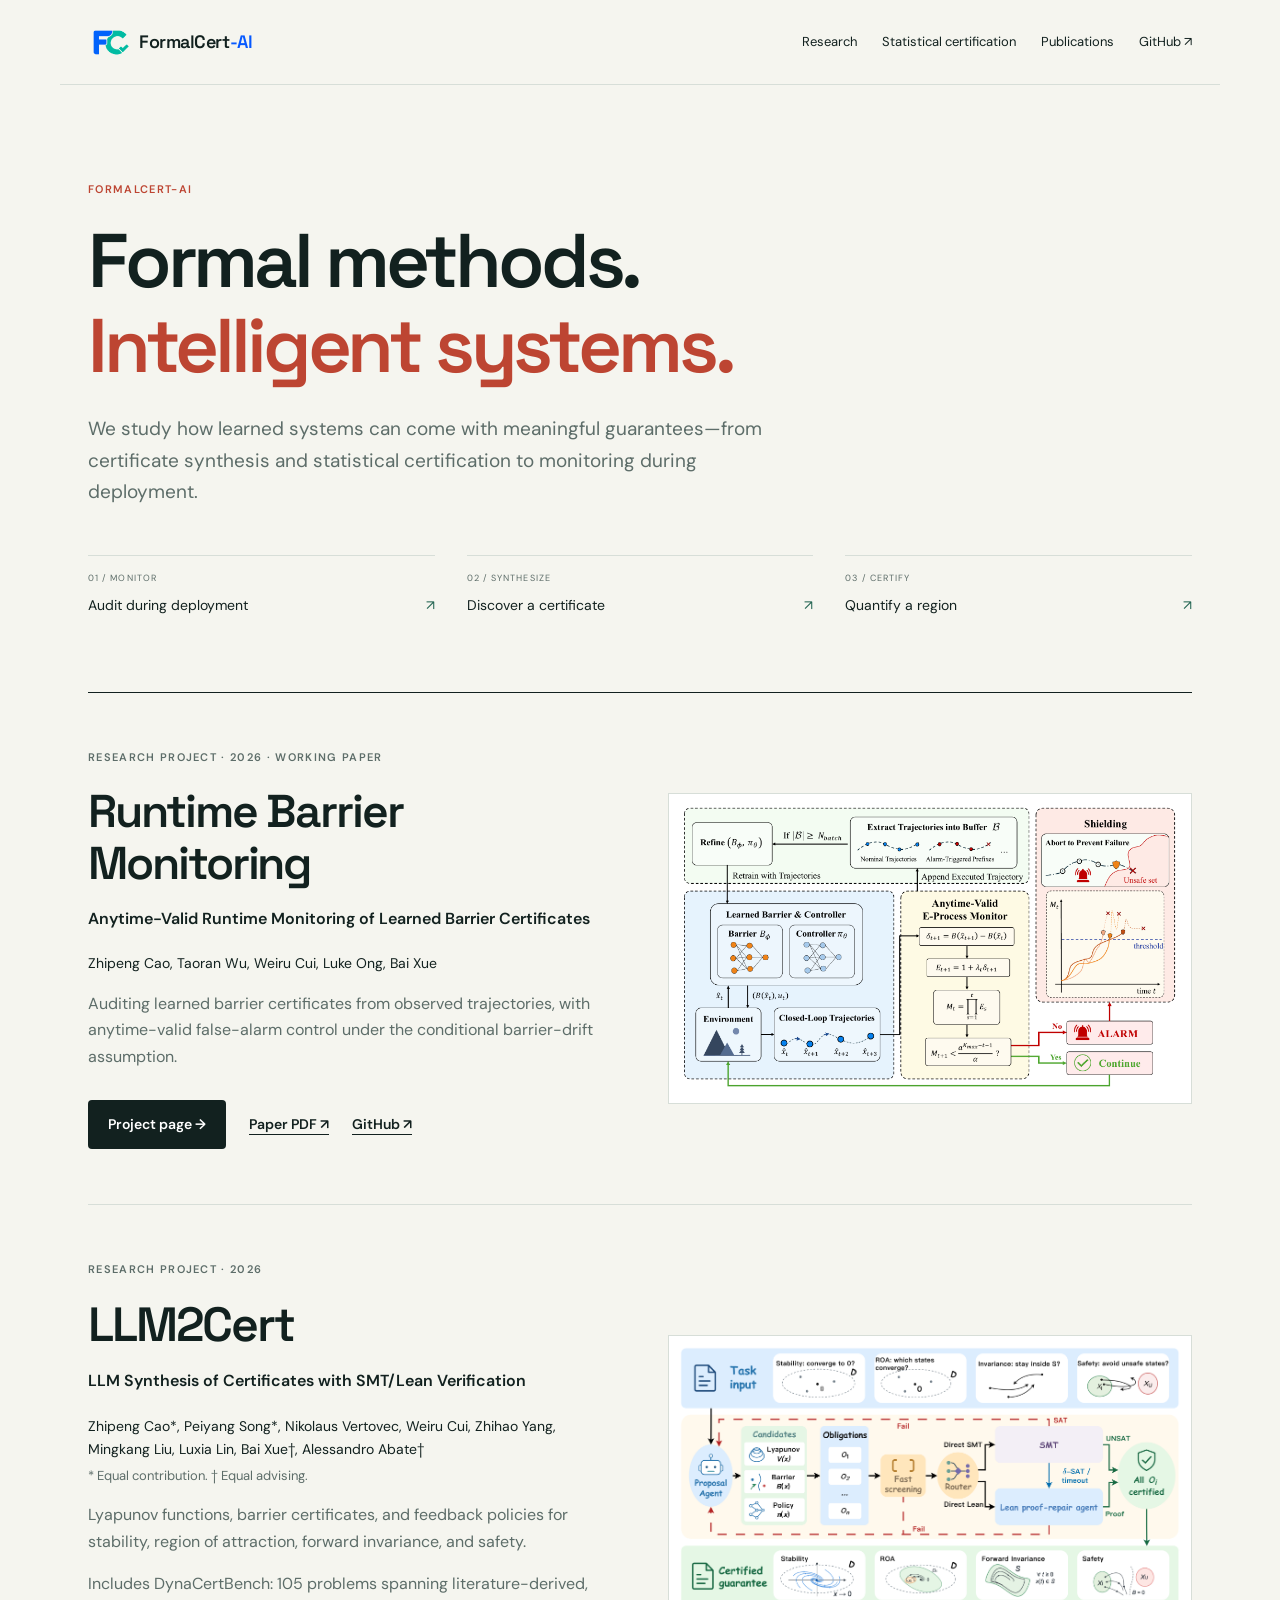
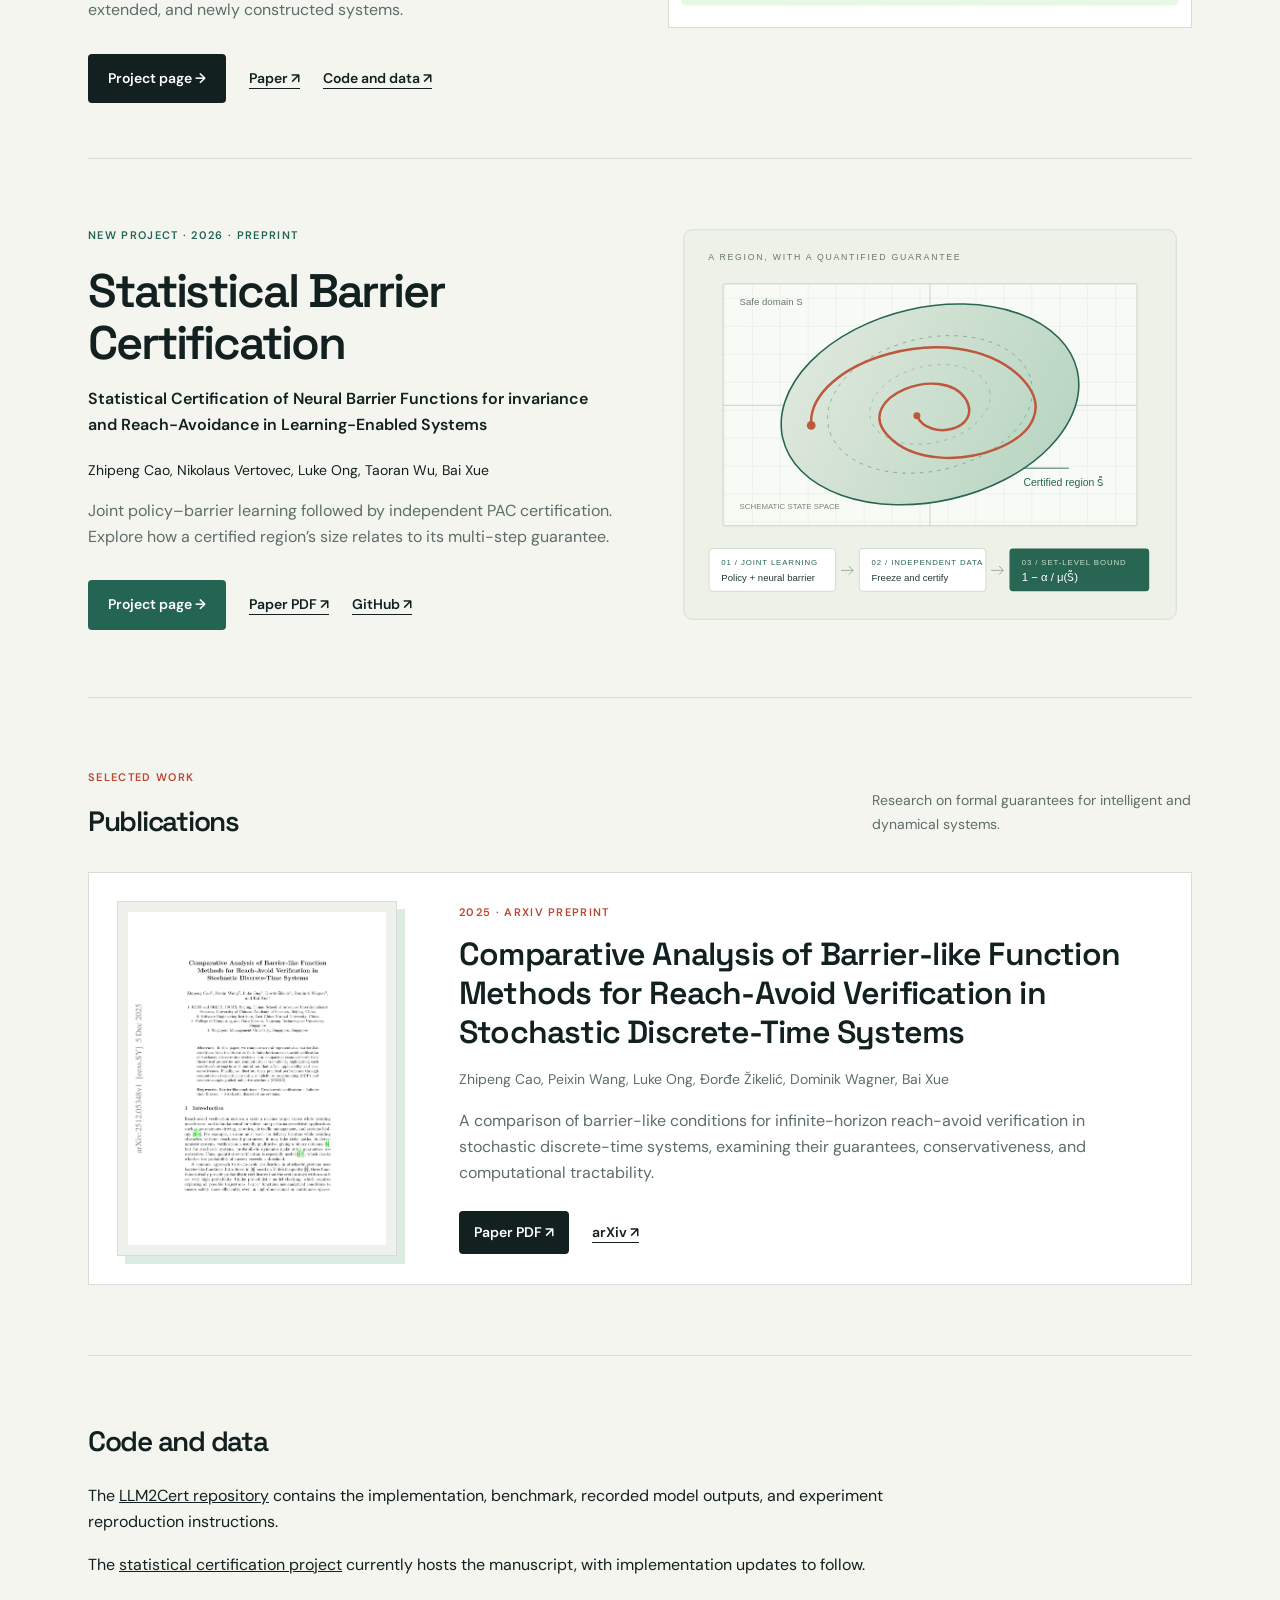
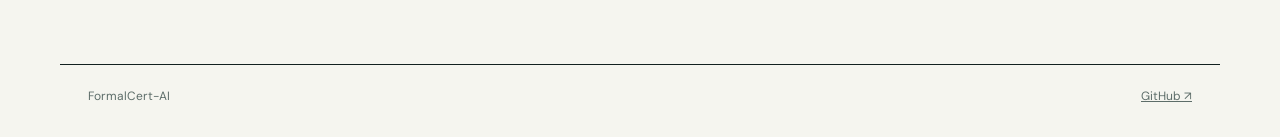
<file: index.html>
<!doctype html>
<html lang="en">
<head>
  <meta charset="utf-8">
  <meta name="viewport" content="width=device-width, initial-scale=1">
  <meta name="description" content="FormalCert-AI: research on formal methods and intelligent systems, including verification, synthesis, and dynamical systems.">
  <title>FormalCert-AI</title>
  <link rel="icon" type="image/png" sizes="1254x1254" href="assets/formalcert-ai-fc-icon.png">
  <link rel="stylesheet" href="styles.css?v=project-order-20261020">
</head>
<body>
  <header class="site-header">
    <a class="brand" href="./"><img class="brand-mark" src="assets/formalcert-ai-fc-icon.png" alt="" width="44" height="44"><span>FormalCert<span class="brand-ai">-AI</span></span></a>
    <nav aria-label="Main navigation"><a href="#research">Research</a><a href="statistical-barrier-certification/">Statistical certification</a><a href="#publications">Publications</a><a href="https://github.com/FormalCert-AI">GitHub ↗</a></nav>
  </header>
  <main class="shell">
    <section class="home-hero" id="research">
      <p class="eyebrow">FORMALCERT-AI</p>
      <h1>Formal methods.<br><em>Intelligent systems.</em></h1>
      <p class="lede">We study how learned systems can come with meaningful guarantees—from certificate synthesis and statistical certification to monitoring during deployment.</p>
      <div class="research-spectrum" aria-label="Research directions"><a href="runtime-barrier-monitor/"><span>01 / MONITOR</span>Audit during deployment <b>↗</b></a><a href="llm2cert/"><span>02 / SYNTHESIZE</span>Discover a certificate <b>↗</b></a><a href="statistical-barrier-certification/"><span>03 / CERTIFY</span>Quantify a region <b>↗</b></a></div>
    </section>
    <section class="home-project runtime-project" aria-labelledby="runtime-project-title">
      <div>
        <p class="eyebrow">RESEARCH PROJECT · 2026 · WORKING PAPER</p>
        <h2 id="runtime-project-title"><a href="runtime-barrier-monitor/">Runtime Barrier Monitoring</a></h2>
        <p class="project-subtitle">Anytime-Valid Runtime Monitoring of Learned Barrier Certificates</p>
        <p class="project-authors">Zhipeng Cao, Taoran Wu, Weiru Cui, Luke Ong, Bai Xue</p>
        <p>Auditing learned barrier certificates from observed trajectories, with anytime-valid false-alarm control under the conditional barrier-drift assumption.</p>
        <div class="actions"><a class="button" href="runtime-barrier-monitor/">Project page →</a><a class="text-link" href="assets/runtime-barrier-monitor.pdf?v=20261020">Paper PDF ↗</a><a class="text-link" href="https://github.com/FormalCert-AI/runtime-barrier-monitor">GitHub ↗</a></div>
      </div>
      <a href="runtime-barrier-monitor/" class="project-thumbnail runtime-framework" aria-label="Open the runtime monitoring project page"><img src="assets/runtime-barrier-monitor-framework.png" alt="Framework from the runtime monitoring paper: a learned barrier and controller, an online e-process monitor, alarms, and trajectory buffering" width="1800" height="1036"></a>
    </section>
    <section class="home-project" aria-labelledby="project-title">
      <div>
        <p class="eyebrow">RESEARCH PROJECT · 2026</p>
        <h2 id="project-title"><a href="llm2cert/">LLM2Cert</a></h2>
        <p class="project-subtitle">LLM Synthesis of Certificates with SMT/Lean Verification</p>
        <p class="project-authors">Zhipeng Cao*, Peiyang Song*, Nikolaus Vertovec, Weiru Cui, Zhihao Yang, Mingkang Liu, Luxia Lin, Bai Xue†, Alessandro Abate†</p>
        <p class="author-note">* Equal contribution. † Equal advising.</p>
        <p>Lyapunov functions, barrier certificates, and feedback policies for stability, region of attraction, forward invariance, and safety.</p>
        <p>Includes DynaCertBench: 105 problems spanning literature-derived, extended, and newly constructed systems.</p>
        <div class="actions"><a class="button" href="llm2cert/">Project page →</a><a class="text-link" href="assets/LLM2Cert.pdf">Paper ↗</a><a class="text-link" href="https://github.com/FormalCert-AI/llm2cert">Code and data ↗</a></div>
      </div>
      <a href="llm2cert/" class="project-thumbnail"><img src="assets/framework.png" alt="Overview of LLM2Cert's certificate synthesis and SMT/Lean verification pipeline"></a>
    </section>
    <section class="home-project statistical-project" aria-labelledby="statistical-project-title">
      <div>
        <p class="eyebrow">NEW PROJECT · 2026 · PREPRINT</p>
        <h2 id="statistical-project-title"><a href="statistical-barrier-certification/">Statistical Barrier Certification</a></h2>
        <p class="project-subtitle">Statistical Certification of Neural Barrier Functions for invariance and Reach-Avoidance in Learning-Enabled Systems</p>
        <p class="project-authors">Zhipeng Cao, Nikolaus Vertovec, Luke Ong, Taoran Wu, Bai Xue</p>
        <p>Joint policy–barrier learning followed by independent PAC certification. Explore how a certified region’s size relates to its multi-step guarantee.</p>
        <div class="actions"><a class="button" href="statistical-barrier-certification/">Project page →</a><a class="text-link" href="assets/statistical-barrier-certification.pdf">Paper PDF ↗</a><a class="text-link" href="https://github.com/FormalCert-AI/statistical-barrier-certification">GitHub ↗</a></div>
      </div>
      <a class="statistical-thumbnail" href="statistical-barrier-certification/" aria-label="Explore the statistical certification project and interactive explainer"><img src="assets/statistical-barrier/overview.svg" alt="A schematic certified region and the learning-to-certification pipeline" width="600" height="490"></a>
    </section>
    <section class="home-publications" id="publications" aria-labelledby="publications-title">
      <div class="section-heading">
        <div>
          <p class="eyebrow">SELECTED WORK</p>
          <h2 id="publications-title">Publications</h2>
        </div>
        <p class="section-note">Research on formal guarantees for intelligent and dynamical systems.</p>
      </div>
      <article class="publication-card">
        <a class="publication-cover" href="https://arxiv.org/abs/2512.05348" aria-label="Open the paper on arXiv">
          <img src="assets/barrier-like-reach-avoid-cover.png" alt="First page of the paper Comparative Analysis of Barrier-like Function Methods for Reach-Avoid Verification in Stochastic Discrete-Time Systems">
        </a>
        <div class="publication">
          <p class="eyebrow">2025 · ARXIV PREPRINT</p>
          <h3><a href="https://arxiv.org/abs/2512.05348">Comparative Analysis of Barrier-like Function Methods for Reach-Avoid Verification in Stochastic Discrete-Time Systems</a></h3>
          <p class="publication-authors">Zhipeng Cao, Peixin Wang, Luke Ong, Đorđe Žikelić, Dominik Wagner, Bai Xue</p>
          <p class="publication-summary">A comparison of barrier-like conditions for infinite-horizon reach-avoid verification in stochastic discrete-time systems, examining their guarantees, conservativeness, and computational tractability.</p>
          <div class="inline-links"><a class="button" href="assets/barrier-like-reach-avoid.pdf">Paper PDF ↗</a><a class="text-link" href="https://arxiv.org/abs/2512.05348">arXiv ↗</a></div>
        </div>
      </article>
    </section>
    <section class="home-resources">
      <h2>Code and data</h2>
      <p>The <a href="https://github.com/FormalCert-AI/llm2cert">LLM2Cert repository</a> contains the implementation, benchmark, recorded model outputs, and experiment reproduction instructions.</p>
      <p>The <a href="https://github.com/FormalCert-AI/statistical-barrier-certification">statistical certification project</a> currently hosts the manuscript, with implementation updates to follow.</p>
    </section>
  </main>
  <footer class="site-footer shell"><span>FormalCert-AI</span><a href="https://github.com/FormalCert-AI">GitHub ↗</a></footer>
</body>
</html>
</file>
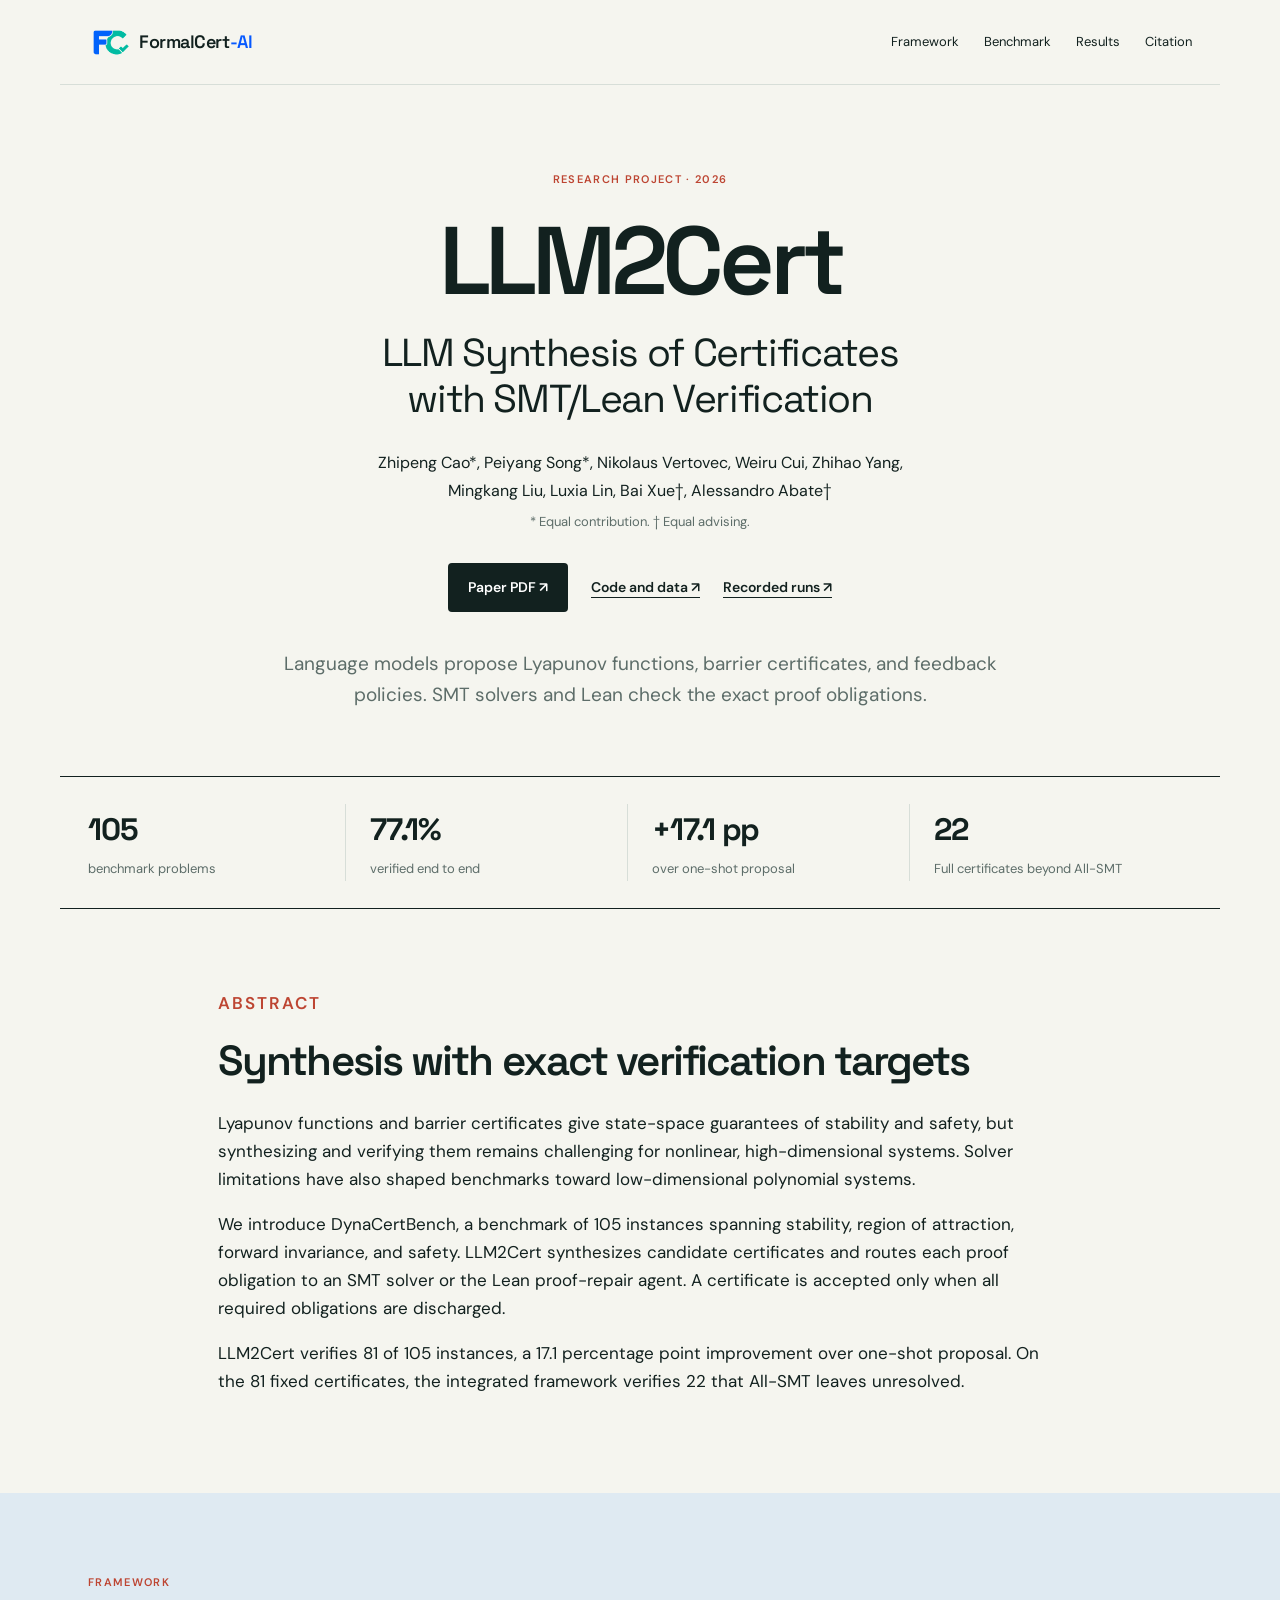
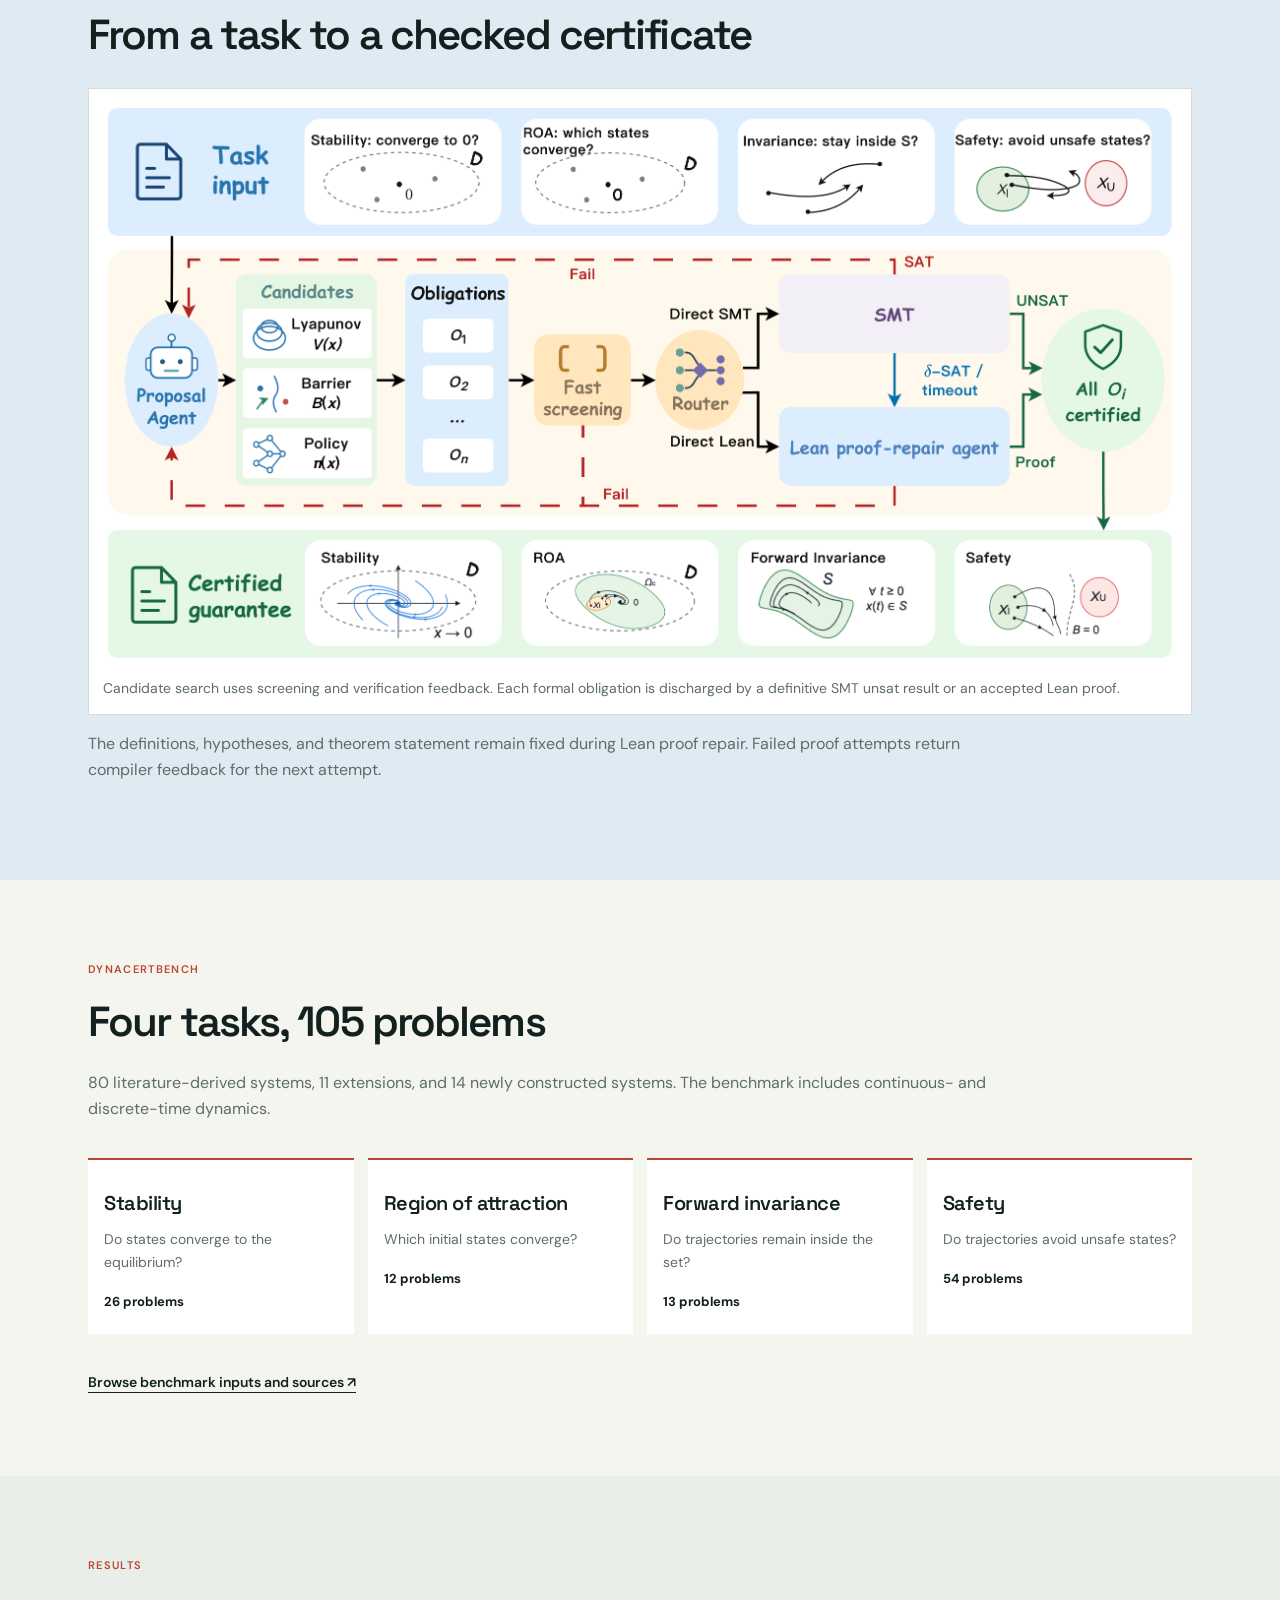
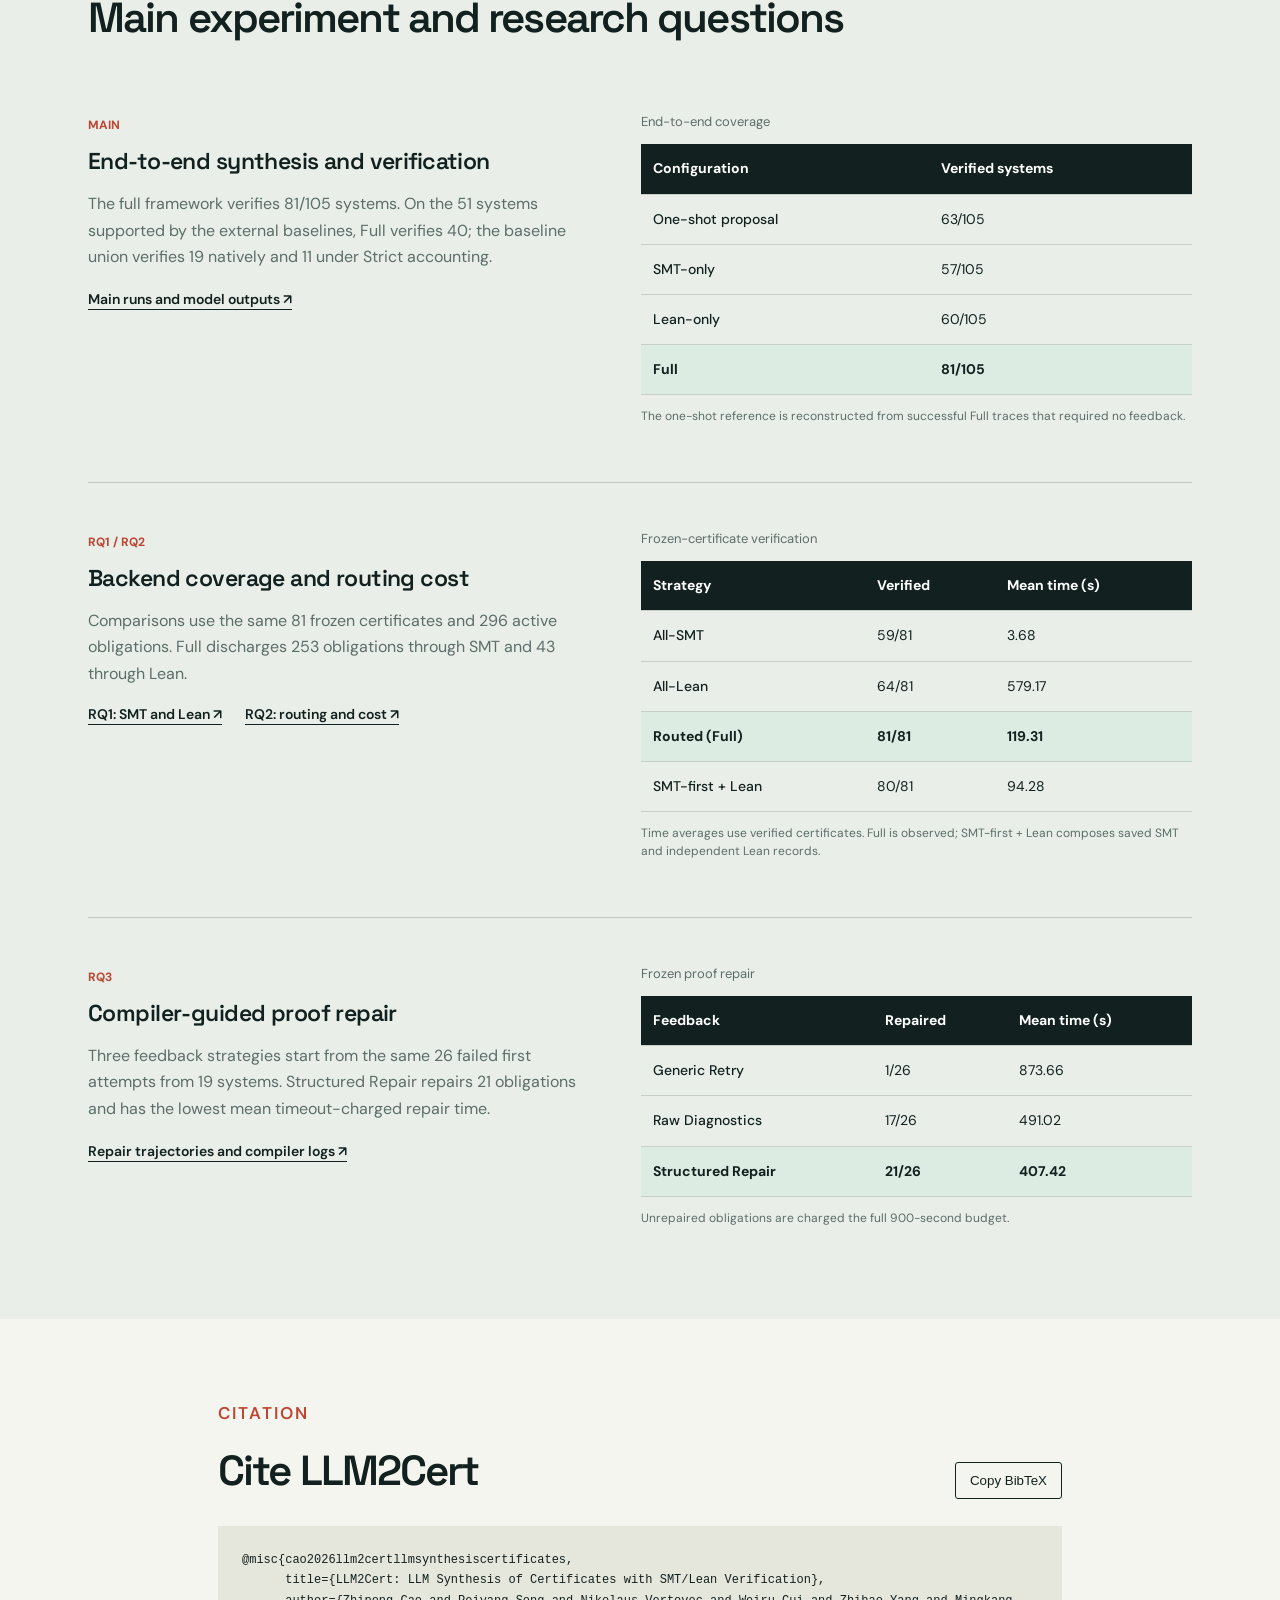
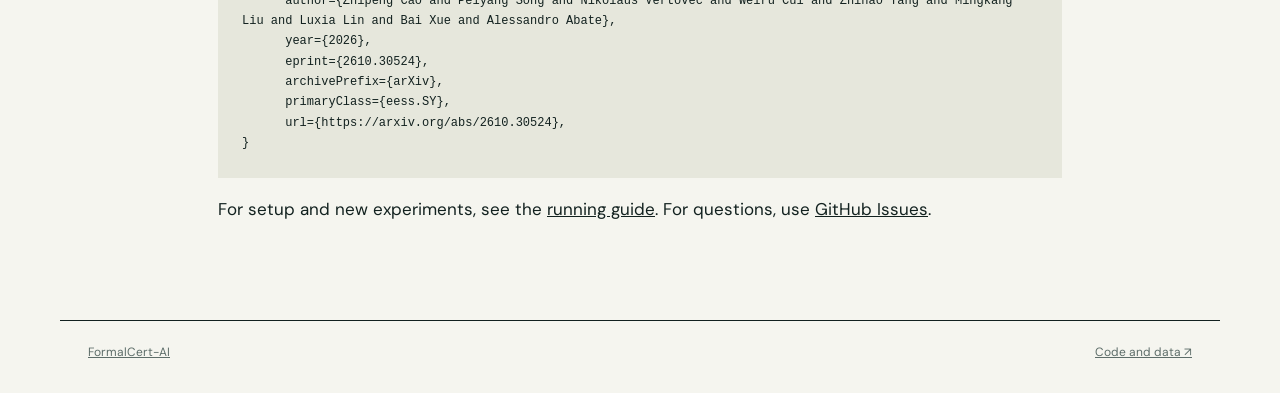
<file: llm2cert/index.html>
<!doctype html>
<html lang="en">
<head>
  <meta charset="utf-8">
  <meta name="viewport" content="width=device-width, initial-scale=1">
  <meta name="description" content="LLM2Cert synthesizes certificates for dynamical systems and verifies their proof obligations with SMT solvers and Lean. Includes the DynaCertBench benchmark.">
  <meta property="og:title" content="LLM2Cert: LLM Synthesis of Certificates with SMT/Lean Verification">
  <meta property="og:image" content="https://formalcert-ai.github.io/assets/framework.png">
  <link rel="canonical" href="https://formalcert-ai.github.io/llm2cert/">
  <title>LLM2Cert · FormalCert-AI</title>
  <link rel="icon" type="image/png" sizes="1254x1254" href="../assets/formalcert-ai-fc-icon.png">
  <link rel="stylesheet" href="../styles.css?v=fc-20261013">
  <script src="../site.js" defer></script>
</head>
<body>
  <header class="site-header">
    <a class="brand" href="../"><img class="brand-mark" src="../assets/formalcert-ai-fc-icon.png" alt="" width="44" height="44"><span>FormalCert<span class="brand-ai">-AI</span></span></a>
    <nav aria-label="Project navigation"><a href="#framework">Framework</a><a href="#benchmark">Benchmark</a><a href="#results">Results</a><a href="#citation">Citation</a></nav>
  </header>
  <main>
    <section class="paper-hero shell">
      <p class="eyebrow">RESEARCH PROJECT · 2026</p>
      <h1>LLM2Cert</h1>
      <p class="paper-title">LLM Synthesis of Certificates<br>with SMT/Lean Verification</p>
      <p class="authors">Zhipeng Cao*, Peiyang Song*, Nikolaus Vertovec, Weiru Cui, Zhihao Yang,<br>Mingkang Liu, Luxia Lin, Bai Xue†, Alessandro Abate†</p>
      <p class="author-note">* Equal contribution. † Equal advising.</p>
      <div class="actions"><a class="button" href="../assets/LLM2Cert.pdf">Paper PDF ↗</a><a class="text-link" href="https://github.com/FormalCert-AI/llm2cert">Code and data ↗</a><a class="text-link" href="https://github.com/FormalCert-AI/llm2cert/tree/main/results">Recorded runs ↗</a></div>
      <p class="lede paper-summary">Language models propose Lyapunov functions, barrier certificates, and feedback policies. SMT solvers and Lean check the exact proof obligations.</p>
    </section>
    <section class="stats-strip shell" aria-label="Headline results">
      <div><strong>105</strong><span>benchmark problems</span></div>
      <div><strong>77.1%</strong><span>verified end to end</span></div>
      <div><strong>+17.1 pp</strong><span>over one-shot proposal</span></div>
      <div><strong>22</strong><span>Full certificates beyond All-SMT</span></div>
    </section>
    <section class="section shell narrow" id="abstract">
      <p class="eyebrow">ABSTRACT</p>
      <h2>Synthesis with exact verification targets</h2>
      <p>Lyapunov functions and barrier certificates give state-space guarantees of stability and safety, but synthesizing and verifying them remains challenging for nonlinear, high-dimensional systems. Solver limitations have also shaped benchmarks toward low-dimensional polynomial systems.</p>
      <p>We introduce DynaCertBench, a benchmark of 105 instances spanning stability, region of attraction, forward invariance, and safety. LLM2Cert synthesizes candidate certificates and routes each proof obligation to an SMT solver or the Lean proof-repair agent. A certificate is accepted only when all required obligations are discharged.</p>
      <p>LLM2Cert verifies 81 of 105 instances, a 17.1 percentage point improvement over one-shot proposal. On the 81 fixed certificates, the integrated framework verifies 22 that All-SMT leaves unresolved.</p>
    </section>
    <section class="section framework-section" id="framework">
      <div class="shell">
        <p class="eyebrow">FRAMEWORK</p>
        <h2>From a task to a checked certificate</h2>
        <figure class="framework-card"><img src="../assets/framework.png" alt="Task input, proposal agent, candidate certificates and policies, proof obligations, screening, routing, SMT, Lean proof repair, and certified guarantees"><figcaption>Candidate search uses screening and verification feedback. Each formal obligation is discharged by a definitive SMT unsat result or an accepted Lean proof.</figcaption></figure>
        <p class="section-caption">The definitions, hypotheses, and theorem statement remain fixed during Lean proof repair. Failed proof attempts return compiler feedback for the next attempt.</p>
      </div>
    </section>
    <section class="section shell" id="benchmark">
      <p class="eyebrow">DYNACERTBENCH</p>
      <h2>Four tasks, 105 problems</h2>
      <p class="section-caption">80 literature-derived systems, 11 extensions, and 14 newly constructed systems. The benchmark includes continuous- and discrete-time dynamics.</p>
      <div class="task-grid">
        <article><h3>Stability</h3><p>Do states converge to the equilibrium?</p><strong>26 problems</strong></article>
        <article><h3>Region of attraction</h3><p>Which initial states converge?</p><strong>12 problems</strong></article>
        <article><h3>Forward invariance</h3><p>Do trajectories remain inside the set?</p><strong>13 problems</strong></article>
        <article><h3>Safety</h3><p>Do trajectories avoid unsafe states?</p><strong>54 problems</strong></article>
      </div>
      <a class="text-link" href="https://github.com/FormalCert-AI/llm2cert/tree/main/data">Browse benchmark inputs and sources ↗</a>
    </section>
    <section class="section results-section" id="results">
      <div class="shell">
        <p class="eyebrow">RESULTS</p>
        <h2>Main experiment and research questions</h2>
        <article class="result-block">
          <div><span class="result-label">MAIN</span><h3>End-to-end synthesis and verification</h3><p>The full framework verifies 81/105 systems. On the 51 systems supported by the external baselines, Full verifies 40; the baseline union verifies 19 natively and 11 under Strict accounting.</p><a class="text-link" href="https://github.com/FormalCert-AI/llm2cert/tree/main/results/main">Main runs and model outputs ↗</a></div>
          <div class="table-wrap"><table><caption>End-to-end coverage</caption><thead><tr><th scope="col">Configuration</th><th scope="col">Verified systems</th></tr></thead><tbody><tr><th scope="row">One-shot proposal</th><td>63/105</td></tr><tr><th scope="row">SMT-only</th><td>57/105</td></tr><tr><th scope="row">Lean-only</th><td>60/105</td></tr><tr class="highlight"><th scope="row">Full</th><td>81/105</td></tr></tbody></table><p class="table-note">The one-shot reference is reconstructed from successful Full traces that required no feedback.</p></div>
        </article>
        <article class="result-block">
          <div><span class="result-label">RQ1 / RQ2</span><h3>Backend coverage and routing cost</h3><p>Comparisons use the same 81 frozen certificates and 296 active obligations. Full discharges 253 obligations through SMT and 43 through Lean.</p><div class="inline-links"><a class="text-link" href="https://github.com/FormalCert-AI/llm2cert/tree/main/results/rq1">RQ1: SMT and Lean ↗</a><a class="text-link" href="https://github.com/FormalCert-AI/llm2cert/tree/main/results/rq2">RQ2: routing and cost ↗</a></div></div>
          <div class="table-wrap"><table><caption>Frozen-certificate verification</caption><thead><tr><th scope="col">Strategy</th><th scope="col">Verified</th><th scope="col">Mean time (s)</th></tr></thead><tbody><tr><th scope="row">All-SMT</th><td>59/81</td><td>3.68</td></tr><tr><th scope="row">All-Lean</th><td>64/81</td><td>579.17</td></tr><tr class="highlight"><th scope="row">Routed (Full)</th><td>81/81</td><td>119.31</td></tr><tr><th scope="row">SMT-first + Lean</th><td>80/81</td><td>94.28</td></tr></tbody></table><p class="table-note">Time averages use verified certificates. Full is observed; SMT-first + Lean composes saved SMT and independent Lean records.</p></div>
        </article>
        <article class="result-block">
          <div><span class="result-label">RQ3</span><h3>Compiler-guided proof repair</h3><p>Three feedback strategies start from the same 26 failed first attempts from 19 systems. Structured Repair repairs 21 obligations and has the lowest mean timeout-charged repair time.</p><a class="text-link" href="https://github.com/FormalCert-AI/llm2cert/tree/main/results/rq3">Repair trajectories and compiler logs ↗</a></div>
          <div class="table-wrap"><table><caption>Frozen proof repair</caption><thead><tr><th scope="col">Feedback</th><th scope="col">Repaired</th><th scope="col">Mean time (s)</th></tr></thead><tbody><tr><th scope="row">Generic Retry</th><td>1/26</td><td>873.66</td></tr><tr><th scope="row">Raw Diagnostics</th><td>17/26</td><td>491.02</td></tr><tr class="highlight"><th scope="row">Structured Repair</th><td>21/26</td><td>407.42</td></tr></tbody></table><p class="table-note">Unrepaired obligations are charged the full 900-second budget.</p></div>
        </article>
      </div>
    </section>
    <section class="section shell narrow" id="citation">
      <p class="eyebrow">CITATION</p>
      <div class="citation-heading"><h2>Cite LLM2Cert</h2><button type="button" data-copy="bibtex" aria-live="polite">Copy BibTeX</button></div>
      <pre id="bibtex">@misc{cao2026llm2certllmsynthesiscertificates,
      title={LLM2Cert: LLM Synthesis of Certificates with SMT/Lean Verification}, 
      author={Zhipeng Cao and Peiyang Song and Nikolaus Vertovec and Weiru Cui and Zhihao Yang and Mingkang Liu and Luxia Lin and Bai Xue and Alessandro Abate},
      year={2026},
      eprint={2610.30524},
      archivePrefix={arXiv},
      primaryClass={eess.SY},
      url={https://arxiv.org/abs/2610.30524}, 
}</pre>
      <p>For setup and new experiments, see the <a href="https://github.com/FormalCert-AI/llm2cert/blob/main/docs/RUNNING.md">running guide</a>. For questions, use <a href="https://github.com/FormalCert-AI/llm2cert/issues">GitHub Issues</a>.</p>
    </section>
  </main>
  <footer class="site-footer shell"><a href="../">FormalCert-AI</a><a href="https://github.com/FormalCert-AI/llm2cert">Code and data ↗</a></footer>
</body>
</html>
</file>
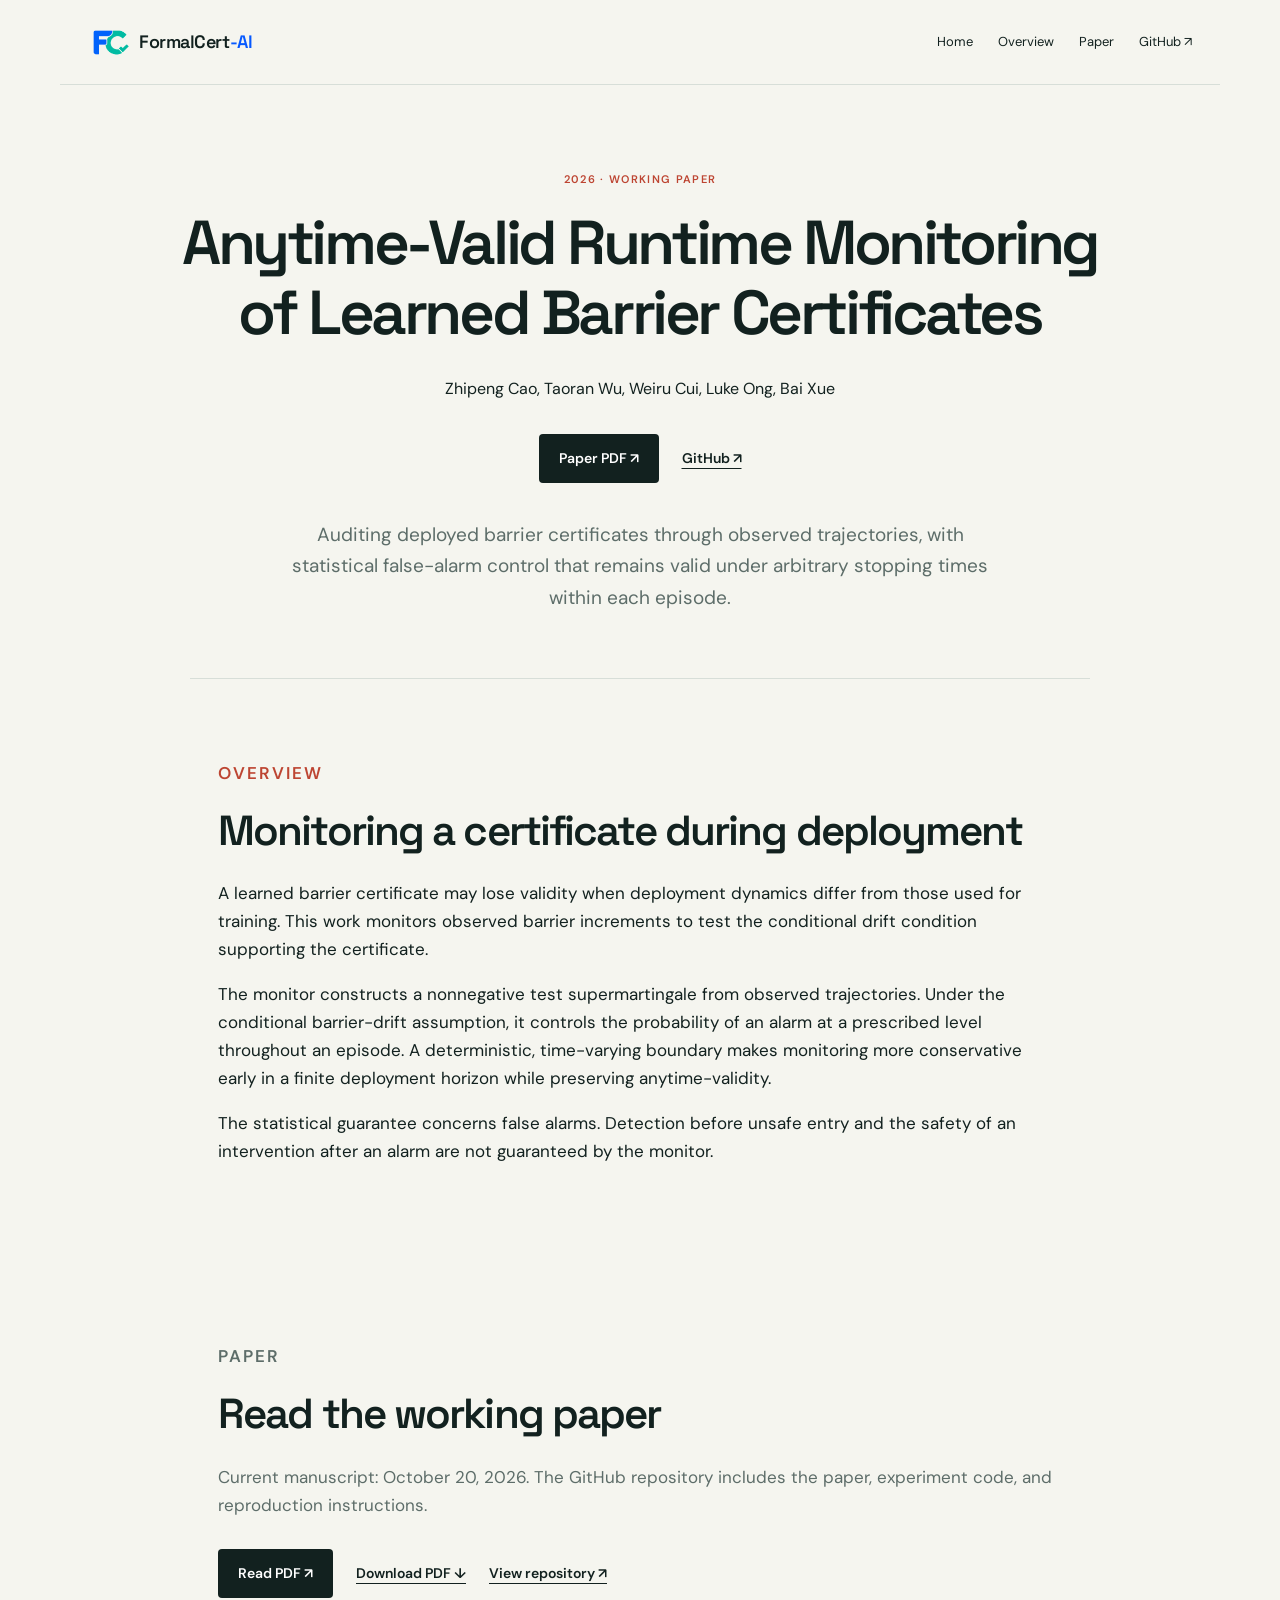
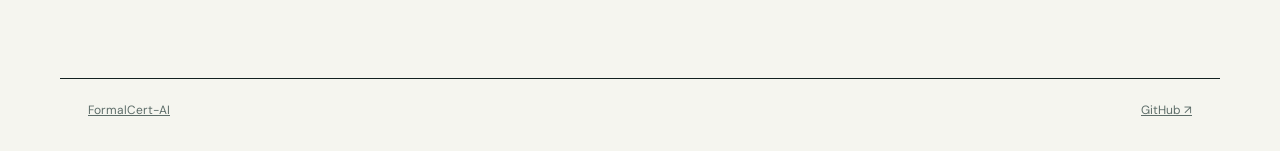
<file: runtime-barrier-monitor/index.html>
<!doctype html>
<html lang="en">
<head>
  <meta charset="utf-8">
  <meta name="viewport" content="width=device-width, initial-scale=1">
  <meta name="description" content="Anytime-valid runtime monitoring of learned barrier certificates. A working paper by Zhipeng Cao, Taoran Wu, Weiru Cui, Luke Ong, and Bai Xue.">
  <meta property="og:title" content="Anytime-Valid Runtime Monitoring of Learned Barrier Certificates">
  <meta property="og:description" content="A working paper by Zhipeng Cao, Taoran Wu, Weiru Cui, Luke Ong, and Bai Xue. Read the paper and explore the runtime monitoring approach.">
  <meta property="og:image" content="https://formalcert-ai.github.io/assets/runtime-barrier-monitor-cover.png?v=20261020">
  <meta property="og:url" content="https://formalcert-ai.github.io/runtime-barrier-monitor/">
  <link rel="canonical" href="https://formalcert-ai.github.io/runtime-barrier-monitor/">
  <title>Runtime Barrier Monitoring · FormalCert-AI</title>
  <link rel="icon" type="image/png" sizes="1254x1254" href="../assets/formalcert-ai-fc-icon.png">
  <link rel="stylesheet" href="../styles.css?v=fc-20261020">
</head>
<body>
  <header class="site-header">
    <a class="brand" href="../"><img class="brand-mark" src="../assets/formalcert-ai-fc-icon.png" alt="" width="44" height="44"><span>FormalCert<span class="brand-ai">-AI</span></span></a>
    <nav aria-label="Project navigation"><a href="../">Home</a><a href="#overview">Overview</a><a href="#paper">Paper</a><a href="https://github.com/FormalCert-AI/runtime-barrier-monitor">GitHub ↗</a></nav>
  </header>
  <main>
    <section class="paper-hero runtime-hero shell">
      <p class="eyebrow">2026 · WORKING PAPER</p>
      <h1>Anytime-Valid Runtime Monitoring of Learned Barrier Certificates</h1>
      <p class="authors">Zhipeng Cao, Taoran Wu, Weiru Cui, Luke Ong, Bai Xue</p>
      <div class="actions"><a class="button" href="../assets/runtime-barrier-monitor.pdf?v=20261020">Paper PDF ↗</a><a class="text-link" href="https://github.com/FormalCert-AI/runtime-barrier-monitor">GitHub ↗</a></div>
      <p class="lede paper-summary">Auditing deployed barrier certificates through observed trajectories, with statistical false-alarm control that remains valid under arbitrary stopping times within each episode.</p>
    </section>
    <section class="section shell narrow runtime-overview" id="overview">
      <p class="eyebrow">OVERVIEW</p>
      <h2>Monitoring a certificate during deployment</h2>
      <p>A learned barrier certificate may lose validity when deployment dynamics differ from those used for training. This work monitors observed barrier increments to test the conditional drift condition supporting the certificate.</p>
      <p>The monitor constructs a nonnegative test supermartingale from observed trajectories. Under the conditional barrier-drift assumption, it controls the probability of an alarm at a prescribed level throughout an episode. A deterministic, time-varying boundary makes monitoring more conservative early in a finite deployment horizon while preserving anytime-validity.</p>
      <p>The statistical guarantee concerns false alarms. Detection before unsafe entry and the safety of an intervention after an alarm are not guaranteed by the monitor.</p>
    </section>
    <section class="section shell narrow paper-release" id="paper">
      <p class="eyebrow">PAPER</p>
      <h2>Read the working paper</h2>
      <p>Current manuscript: <time datetime="2026-10-20">October 20, 2026</time>. The GitHub repository includes the paper, experiment code, and reproduction instructions.</p>
      <div class="actions"><a class="button" href="../assets/runtime-barrier-monitor.pdf?v=20261020">Read PDF ↗</a><a class="text-link" href="../assets/runtime-barrier-monitor.pdf?v=20261020" download="runtime-barrier-monitor.pdf">Download PDF ↓</a><a class="text-link" href="https://github.com/FormalCert-AI/runtime-barrier-monitor">View repository ↗</a></div>
    </section>
  </main>
  <footer class="site-footer shell"><a href="../">FormalCert-AI</a><a href="https://github.com/FormalCert-AI/runtime-barrier-monitor">GitHub ↗</a></footer>
</body>
</html>
</file>
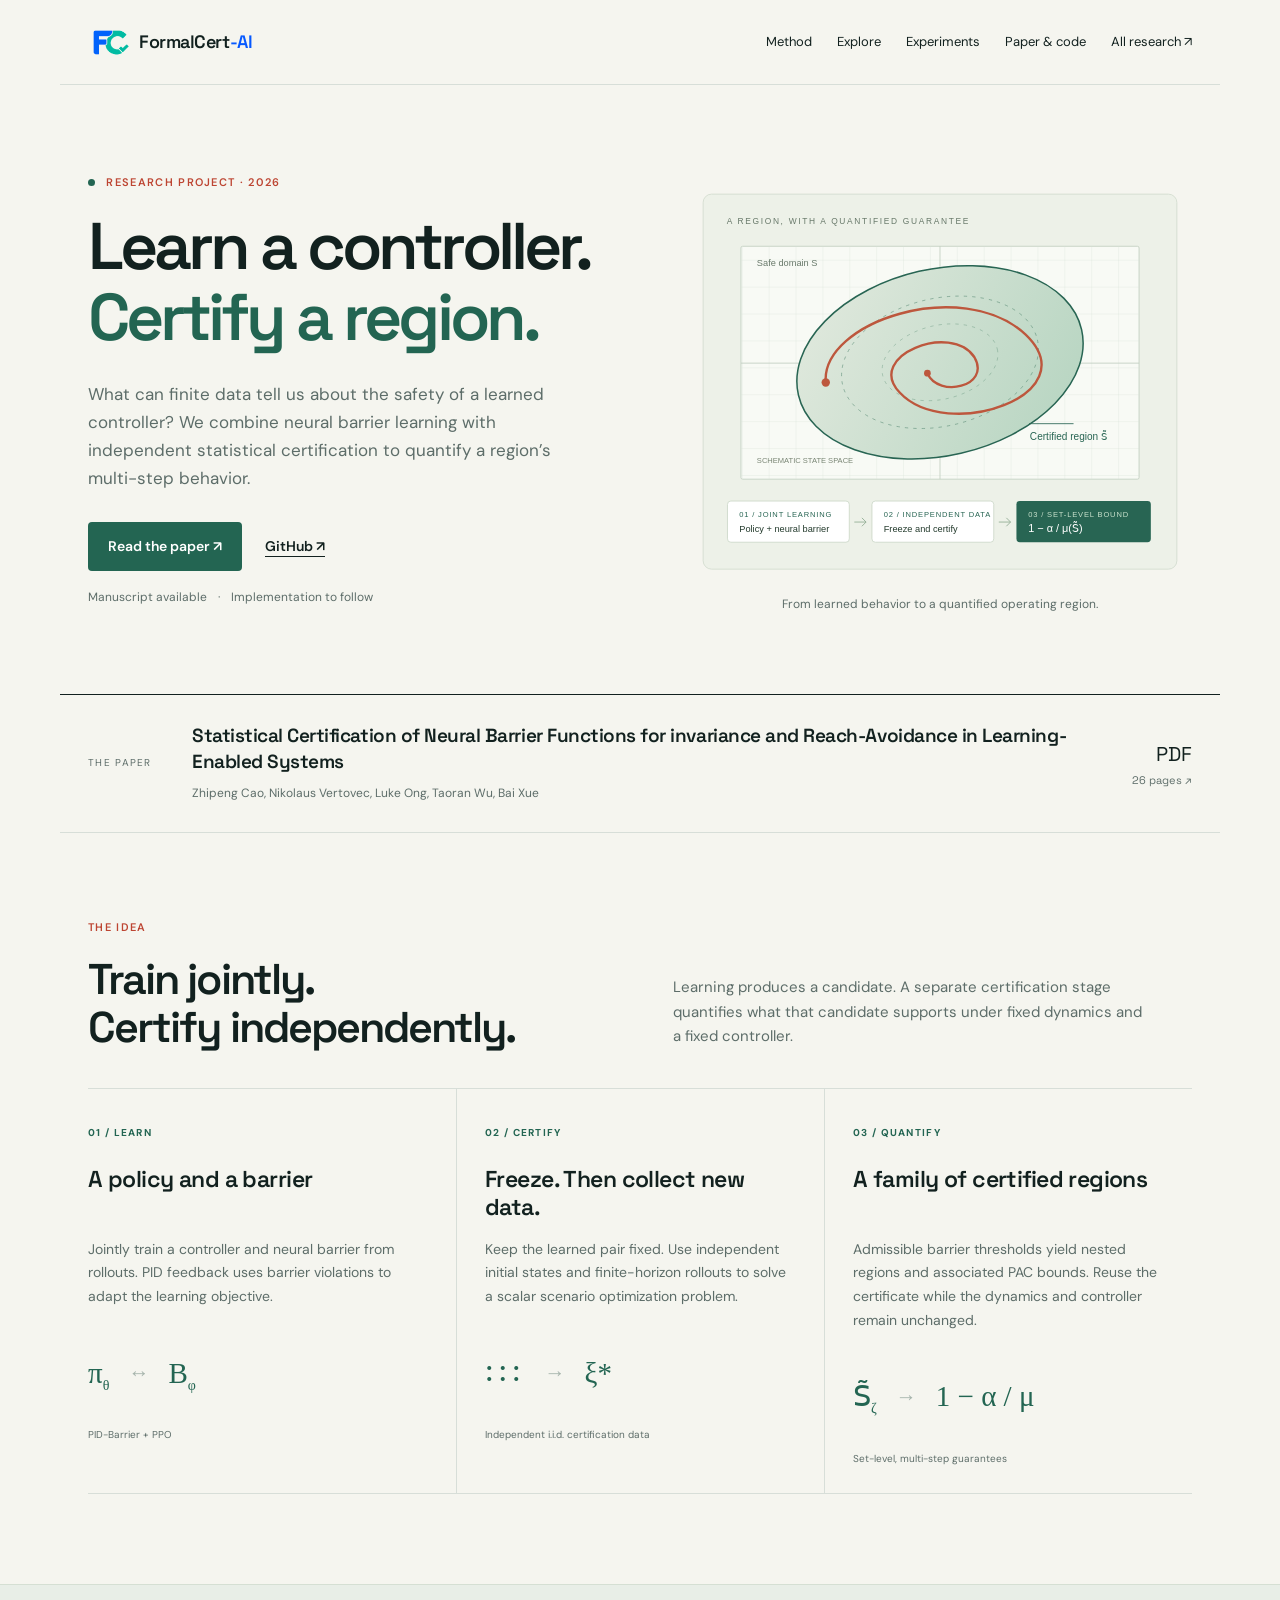
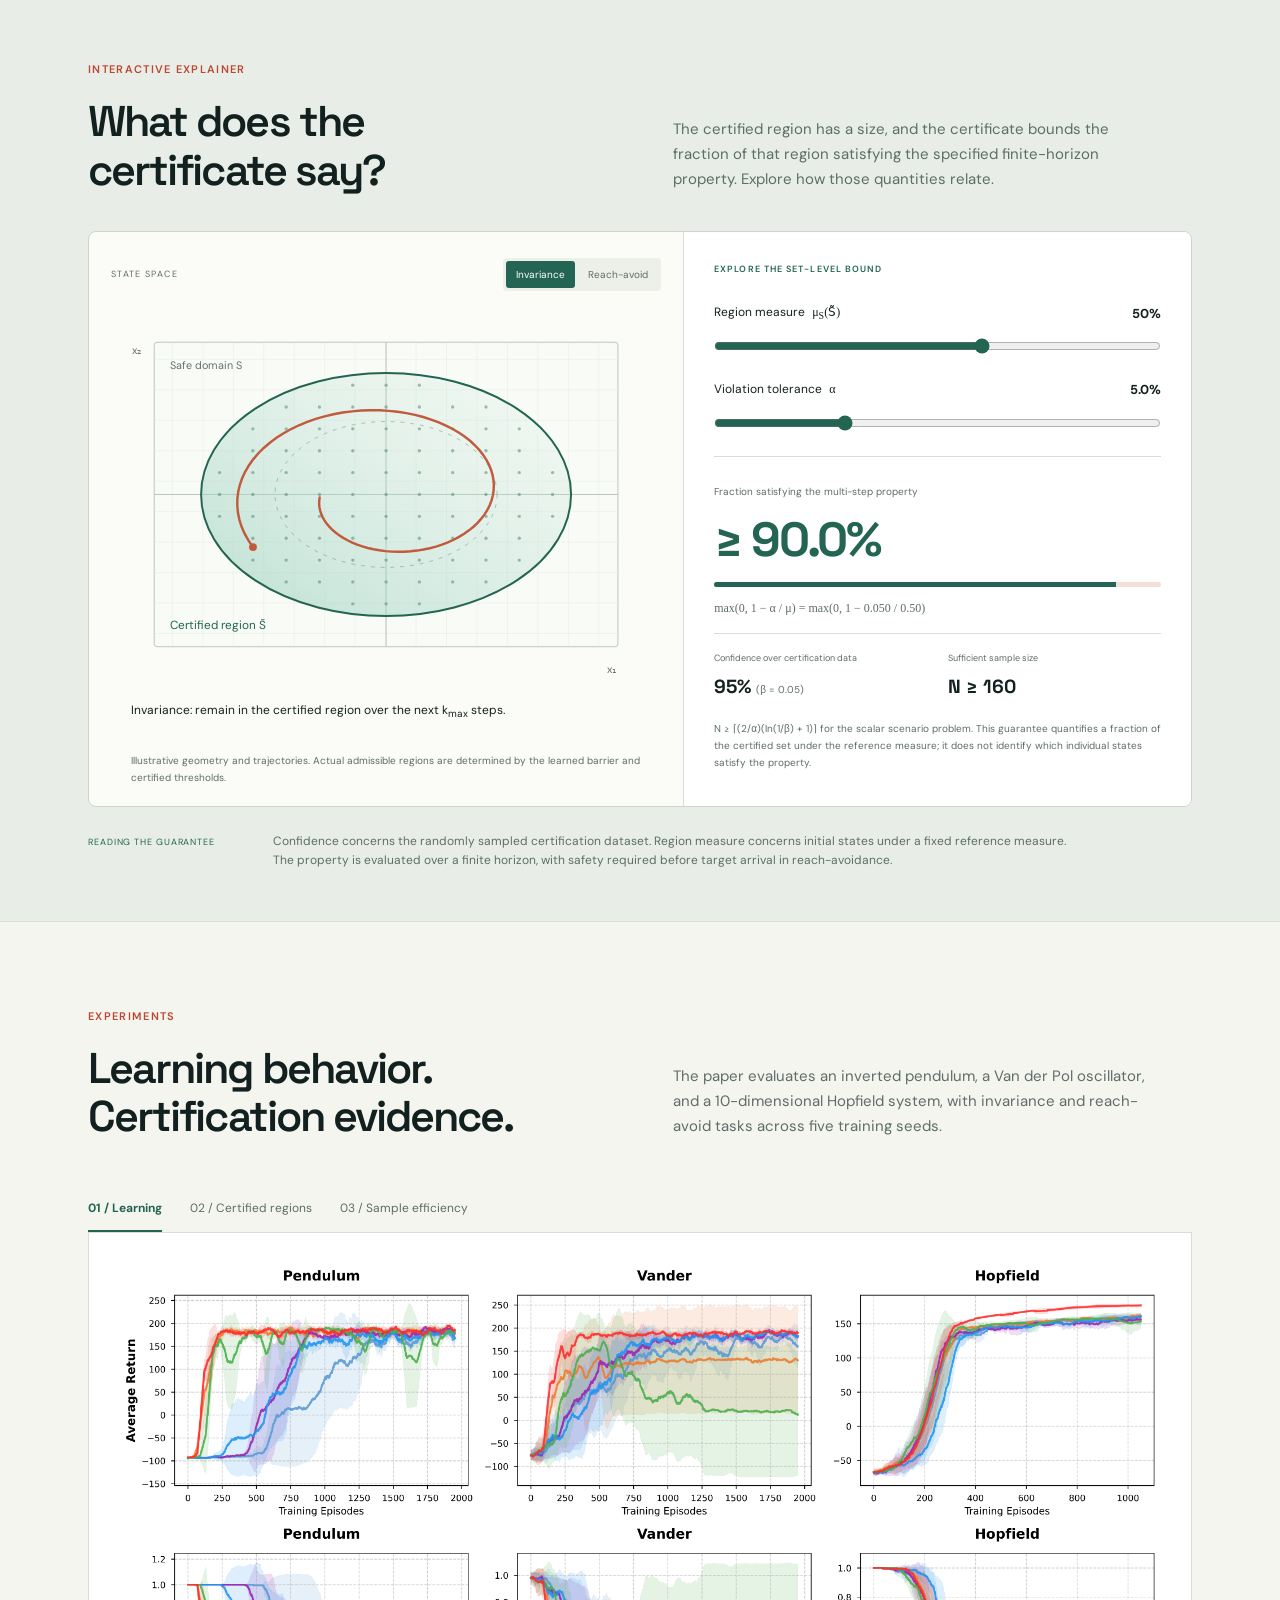
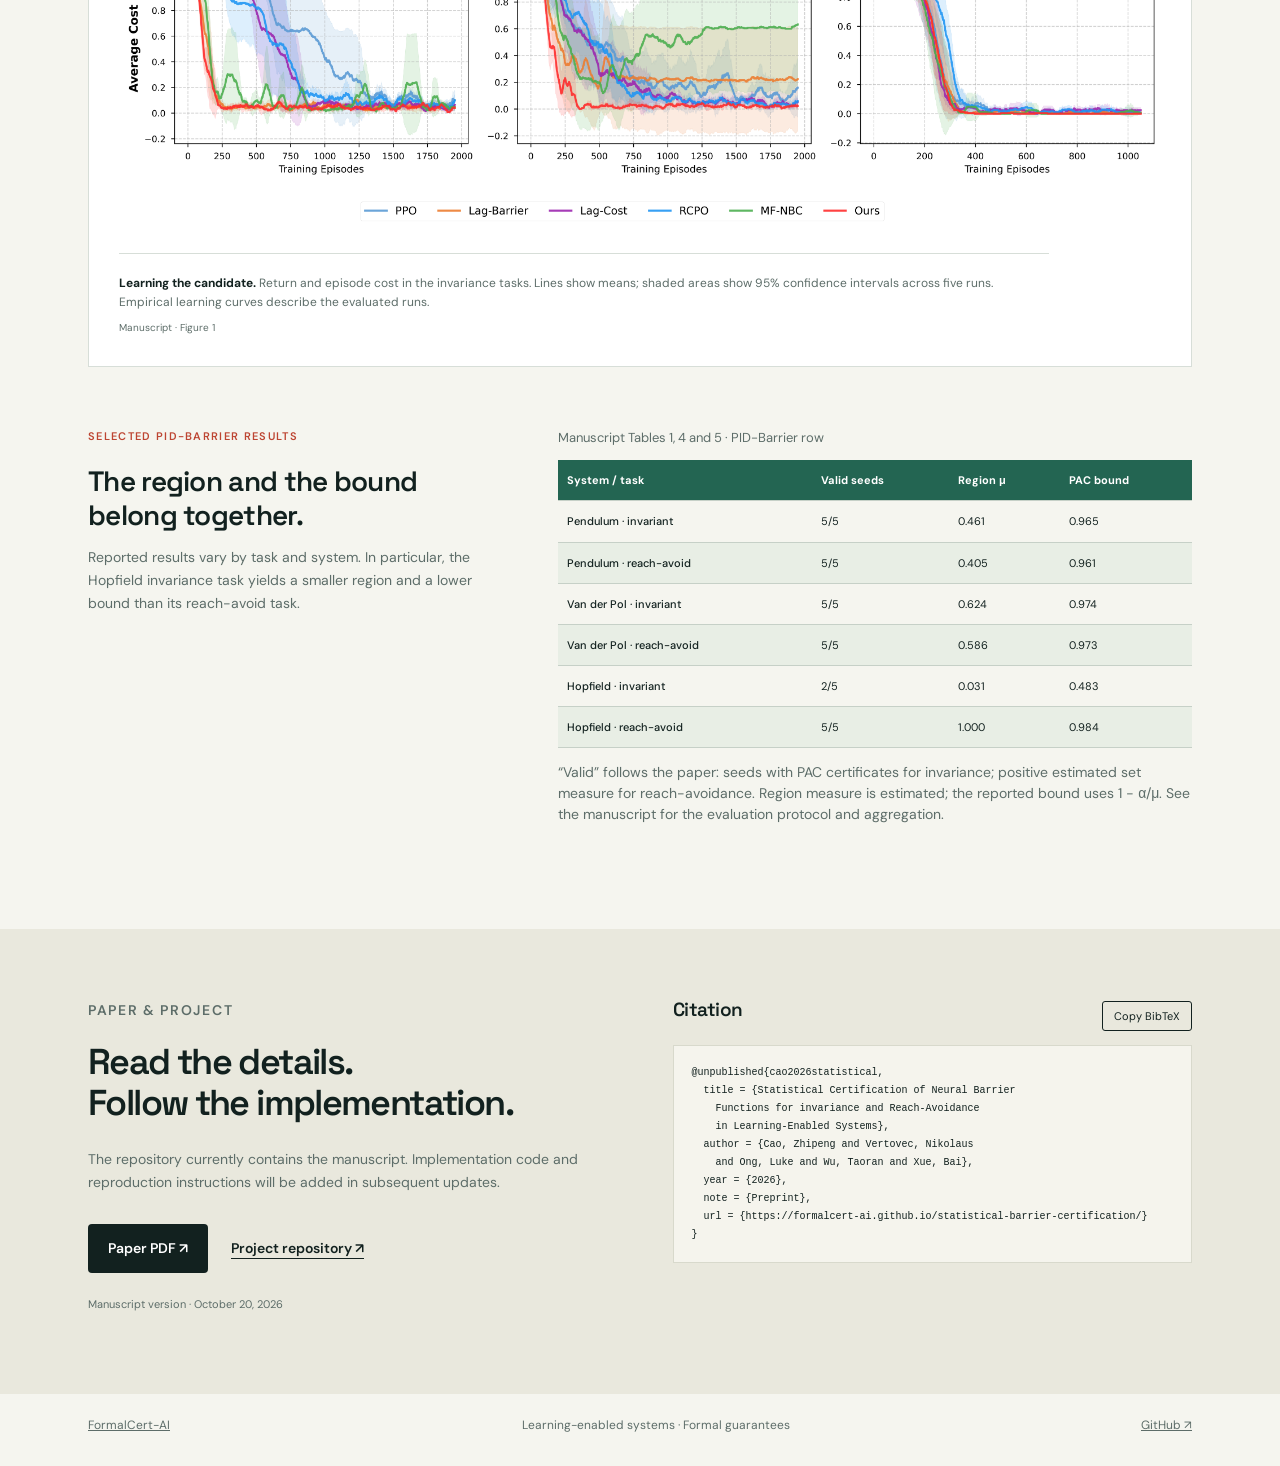
<file: statistical-barrier-certification/index.html>
<!doctype html>
<html lang="en">
<head>
  <meta charset="utf-8">
  <meta name="viewport" content="width=device-width, initial-scale=1">
  <meta name="description" content="Joint policy–barrier learning and independent statistical certification for multi-step invariance and reach-avoidance in black-box dynamical systems.">
  <meta property="og:title" content="Statistical Barrier Certification · FormalCert-AI">
  <meta property="og:description" content="Learn a controller. Certify a region. Explore PID-Barrier learning and set-level PAC guarantees.">
  <meta property="og:url" content="https://formalcert-ai.github.io/statistical-barrier-certification/">
  <meta property="og:image" content="https://formalcert-ai.github.io/assets/statistical-barrier/overview.svg">
  <link rel="canonical" href="https://formalcert-ai.github.io/statistical-barrier-certification/">
  <link rel="icon" href="../assets/formalcert-ai-fc-icon.png" type="image/png">
  <link rel="stylesheet" href="../styles.css?v=statistical-20261020">
  <link rel="stylesheet" href="project.css?v=20261020">
  <title>Statistical Barrier Certification · FormalCert-AI</title>
  <script src="project.js?v=20261020" defer></script>
  <script src="../site.js" defer></script>
</head>
<body class="cert-page">
  <a class="skip-link" href="#main">Skip to content</a>
  <header class="site-header">
    <a class="brand" href="../"><img class="brand-mark" src="../assets/formalcert-ai-fc-icon.png" alt="" width="44" height="44"><span>FormalCert<span class="brand-ai">-AI</span></span></a>
    <nav aria-label="Project navigation"><a href="#method">Method</a><a href="#explore">Explore</a><a href="#results">Experiments</a><a href="#paper">Paper &amp; code</a><a href="../">All research ↗</a></nav>
  </header>
  <main id="main">
    <section class="cert-hero shell">
      <div class="cert-hero-copy">
        <p class="eyebrow"><span class="status-dot"></span> RESEARCH PROJECT · 2026</p>
        <h1>Learn a controller.<br><em>Certify a region.</em></h1>
        <p class="hero-explainer">What can finite data tell us about the safety of a learned controller? We combine neural barrier learning with independent statistical certification to quantify a region’s multi-step behavior.</p>
        <div class="actions"><a class="button" href="../assets/statistical-barrier-certification.pdf">Read the paper <span aria-hidden="true">↗</span></a><a class="text-link" href="https://github.com/FormalCert-AI/statistical-barrier-certification">GitHub ↗</a></div>
        <p class="release-status">Manuscript available <span>·</span> Implementation to follow</p>
      </div>
      <figure class="hero-illustration">
        <img src="../assets/statistical-barrier/overview.svg" width="600" height="490" alt="Schematic of a learned controller and barrier, followed by independent data and a certified region with a set-level PAC bound.">
        <figcaption>From learned behavior to a quantified operating region.</figcaption>
      </figure>
    </section>
    <section class="paper-identity shell" aria-label="Paper details">
      <p class="identity-label">THE PAPER</p>
      <div><h2>Statistical Certification of Neural Barrier Functions for invariance and Reach-Avoidance in Learning-Enabled Systems</h2><p>Zhipeng Cao, Nikolaus Vertovec, Luke Ong, Taoran Wu, Bai Xue</p></div>
      <a href="../assets/statistical-barrier-certification.pdf" class="identity-pdf" aria-label="Read the 26-page manuscript">PDF <span>26 pages ↗</span></a>
    </section>
    <section class="cert-method shell" id="method">
      <div class="section-intro"><div><p class="eyebrow">THE IDEA</p><h2>Train jointly.<br>Certify independently.</h2></div><p>Learning produces a candidate. A separate certification stage quantifies what that candidate supports under fixed dynamics and a fixed controller.</p></div>
      <ol class="method-flow">
        <li><span class="step-number">01 / LEARN</span><h3>A policy and a barrier</h3><p>Jointly train a controller and neural barrier from rollouts. PID feedback uses barrier violations to adapt the learning objective.</p><div class="method-symbol"><span>π<sub>θ</sub></span><span class="symbol-link">↔</span><span>B<sub>φ</sub></span></div><span class="method-note">PID-Barrier + PPO</span></li>
        <li><span class="step-number">02 / CERTIFY</span><h3>Freeze. Then collect new data.</h3><p>Keep the learned pair fixed. Use independent initial states and finite-horizon rollouts to solve a scalar scenario optimization problem.</p><div class="method-symbol"><span class="sample-dots" aria-hidden="true">···<br>···</span><span class="symbol-link">→</span><span>ξ*</span></div><span class="method-note">Independent i.i.d. certification data</span></li>
        <li><span class="step-number">03 / QUANTIFY</span><h3>A family of certified regions</h3><p>Admissible barrier thresholds yield nested regions and associated PAC bounds. Reuse the certificate while the dynamics and controller remain unchanged.</p><div class="method-symbol"><span>S̃<sub>ζ</sub></span><span class="symbol-link">→</span><span>1 − α / μ</span></div><span class="method-note">Set-level, multi-step guarantees</span></li>
      </ol>
    </section>
    <section class="explore-section" id="explore">
      <div class="shell">
        <div class="section-intro"><div><p class="eyebrow">INTERACTIVE EXPLAINER</p><h2>What does the<br>certificate say?</h2></div><p>The certified region has a size, and the certificate bounds the fraction of that region satisfying the specified finite-horizon property. Explore how those quantities relate.</p></div>
        <div class="explorer">
          <div class="phase-panel">
            <div class="phase-header"><span>STATE SPACE</span><div class="task-toggle" role="group" aria-label="Certification task"><button type="button" data-task="invariance" aria-pressed="true">Invariance</button><button type="button" data-task="reach" aria-pressed="false">Reach-avoid</button></div></div>
            <svg id="phase-plot" viewBox="0 0 560 410" role="img" aria-labelledby="phase-title phase-description">
              <title id="phase-title">Illustrative multi-step invariant region</title>
              <desc id="phase-description">A rectangular safe domain contains an elliptical certified region. Sliders adjust the illustrative region measure and violation tolerance. The curve illustrates the selected task.</desc>
              <defs><pattern id="phase-grid" width="31" height="31" patternUnits="userSpaceOnUse"><path d="M31 0H0V31" fill="none" stroke="#dce3dc" stroke-width=".7"/></pattern><linearGradient id="region-fill" x1="0" y1="1" x2="1" y2="0"><stop stop-color="#93cdbb" stop-opacity=".6"/><stop offset="1" stop-color="#d0eadd" stop-opacity=".15"/></linearGradient></defs>
              <rect x="44" y="45" width="472" height="310" rx="3" fill="#f9fbf7" stroke="#bac7bd"/>
              <rect x="44" y="45" width="472" height="310" fill="url(#phase-grid)"/>
              <path d="M44 200H516M280 45V355" fill="none" stroke="#a8b7ac" stroke-width=".8"/>
              <text x="60" y="72" class="plot-label">Safe domain S</text><text x="505" y="382" class="plot-label">x₁</text><text x="21" y="57" class="plot-label">x₂</text>
              <ellipse id="certified-region" cx="280" cy="200" rx="188.3" ry="123.7" fill="url(#region-fill)" stroke="#236552" stroke-width="2"/>
              <ellipse id="inner-contour" cx="280" cy="200" rx="113" ry="74.2" fill="none" stroke="#4d8975" stroke-width="1" stroke-dasharray="4 6" opacity=".45"/>
              <g id="plot-samples" fill="#548b78" opacity=".55"></g>
              <path id="example-trajectory" d="M120 200C120 105 380 85 380 205S208 300 244 210" fill="none" stroke="#c15b3e" stroke-width="2.5" stroke-linecap="round"/>
              <circle id="trajectory-start" cx="120" cy="200" r="4" fill="#c15b3e"/>
              <g id="target-marker" hidden><circle cx="280" cy="200" r="19" fill="#e8be63" fill-opacity=".3" stroke="#997020" stroke-dasharray="3 3"/><text x="303" y="205" class="plot-label">Target T</text></g>
              <text x="60" y="337" class="region-label">Certified region S̃</text>
            </svg>
            <p id="task-description" class="task-description">Invariance: remain in the certified region over the next k<sub>max</sub> steps.</p>
            <p class="schematic-note">Illustrative geometry and trajectories. Actual admissible regions are determined by the learned barrier and certified thresholds.</p>
          </div>
          <div class="guarantee-panel">
            <p class="eyebrow">EXPLORE THE SET-LEVEL BOUND</p>
            <div class="slider-label"><label for="region-size">Region measure <span>μ<sub>S</sub>(S̃)</span></label><output id="region-value" for="region-size">50%</output></div>
            <input id="region-size" type="range" min="12" max="75" value="50" step="1">
            <div class="slider-label"><label for="violation-tolerance">Violation tolerance <span>α</span></label><output id="alpha-value" for="violation-tolerance">5.0%</output></div>
            <input id="violation-tolerance" type="range" min="1" max="15" value="5" step="0.5">
            <div class="bound-readout" aria-live="polite"><span>Fraction satisfying the multi-step property</span><strong id="bound-value">≥ 90.0%</strong><div class="bound-track"><span id="bound-fill" style="width:90%"></span></div><p id="bound-formula">1 − α / μ<sub>S</sub>(S̃) = 1 − 0.05 / 0.50</p></div>
            <div class="bound-details"><div><span>Confidence over certification data</span><strong>95% <small>(β = 0.05)</small></strong></div><div><span>Sufficient sample size</span><strong id="sample-budget">N ≥ 160</strong></div></div>
            <p class="bound-footnote">N ≥ ⌈(2/α)(ln(1/β) + 1)⌉ for the scalar scenario problem. This guarantee quantifies a fraction of the certified set under the reference measure; it does not identify which individual states satisfy the property.</p>
            <noscript><p>Enable JavaScript to explore different parameters. The default illustration shows a 90% set-level lower bound at 95% confidence.</p></noscript>
          </div>
        </div>
        <div class="guarantee-context"><span>READING THE GUARANTEE</span><p>Confidence concerns the randomly sampled certification dataset. Region measure concerns initial states under a fixed reference measure. The property is evaluated over a finite horizon, with safety required before target arrival in reach-avoidance.</p></div>
      </div>
    </section>
    <section class="cert-results shell" id="results">
      <div class="section-intro"><div><p class="eyebrow">EXPERIMENTS</p><h2>Learning behavior.<br>Certification evidence.</h2></div><p>The paper evaluates an inverted pendulum, a Van der Pol oscillator, and a 10-dimensional Hopfield system, with invariance and reach-avoid tasks across five training seeds.</p></div>
      <div class="evidence-tabs" role="tablist" aria-label="Paper figures"><button id="tab-training" type="button" role="tab" aria-selected="true" aria-controls="figure-training" data-panel="figure-training">01 / Learning</button><button id="tab-regions" type="button" role="tab" aria-selected="false" aria-controls="figure-regions" data-panel="figure-regions" tabindex="-1">02 / Certified regions</button><button id="tab-samples" type="button" role="tab" aria-selected="false" aria-controls="figure-samples" data-panel="figure-samples" tabindex="-1">03 / Sample efficiency</button></div>
      <figure id="figure-training" class="evidence-figure" role="tabpanel" aria-labelledby="tab-training"><img src="../assets/statistical-barrier/training.png" alt="Paper Figure 1: return and episode safety-cost learning curves on three invariance benchmarks, comparing PID-Barrier with five baseline methods." loading="lazy" width="2100" height="1000"><figcaption><strong>Learning the candidate.</strong> Return and episode cost in the invariance tasks. Lines show means; shaded areas show 95% confidence intervals across five runs. Empirical learning curves describe the evaluated runs. <span>Manuscript · Figure 1</span></figcaption></figure>
      <figure id="figure-regions" class="evidence-figure" role="tabpanel" aria-labelledby="tab-regions" hidden><img src="../assets/statistical-barrier/regions.png" alt="Paper Figure 2: estimated invariant regions at different certification thresholds for the pendulum, Van der Pol and Hopfield benchmarks." loading="lazy"><figcaption><strong>Choosing a region after training.</strong> Admissible thresholds produce different certified regions from the same frozen policy–barrier pair. The Hopfield plot is a two-dimensional visualization of the 10-dimensional benchmark. <span>Manuscript · Figure 2</span></figcaption></figure>
      <figure id="figure-samples" class="evidence-figure" role="tabpanel" aria-labelledby="tab-samples" hidden><img src="../assets/statistical-barrier/sample-efficiency.png" alt="Paper Figure 3: certification probability lower bounds versus sample size, comparing scenario optimization with the paper's Hoeffding-based Monte Carlo certificate." loading="lazy"><figcaption><strong>Using certification data efficiently.</strong> Scenario optimization is compared with the paper’s Hoeffding-based Monte Carlo certificate on the invariance tasks. This comparison is specific to that certification construction. <span>Manuscript · Figure 3</span></figcaption></figure>
      <div class="certificate-evidence"><div><p class="eyebrow">SELECTED PID-BARRIER RESULTS</p><h3>The region and the bound belong together.</h3><p>Reported results vary by task and system. In particular, the Hopfield invariance task yields a smaller region and a lower bound than its reach-avoid task.</p></div><div class="table-wrap"><table><caption>Manuscript Tables 1, 4 and 5 · PID-Barrier row</caption><thead><tr><th scope="col">System / task</th><th scope="col">Valid seeds</th><th scope="col">Region μ</th><th scope="col">PAC bound</th></tr></thead><tbody><tr><th scope="row">Pendulum · invariant</th><td>5/5</td><td>0.461</td><td>0.965</td></tr><tr><th scope="row">Pendulum · reach-avoid</th><td>5/5</td><td>0.405</td><td>0.961</td></tr><tr><th scope="row">Van der Pol · invariant</th><td>5/5</td><td>0.624</td><td>0.974</td></tr><tr><th scope="row">Van der Pol · reach-avoid</th><td>5/5</td><td>0.586</td><td>0.973</td></tr><tr><th scope="row">Hopfield · invariant</th><td>2/5</td><td>0.031</td><td>0.483</td></tr><tr><th scope="row">Hopfield · reach-avoid</th><td>5/5</td><td>1.000</td><td>0.984</td></tr></tbody></table><p class="table-note">“Valid” follows the paper: seeds with PAC certificates for invariance; positive estimated set measure for reach-avoidance. Region measure is estimated; the reported bound uses 1 − α/μ. See the manuscript for the evaluation protocol and aggregation.</p></div></div>
    </section>
    <section class="cert-paper-section" id="paper"><div class="shell paper-and-code"><div><p class="eyebrow">PAPER &amp; PROJECT</p><h2>Read the details.<br>Follow the implementation.</h2><p>The repository currently contains the manuscript. Implementation code and reproduction instructions will be added in subsequent updates.</p><div class="actions"><a class="button" href="../assets/statistical-barrier-certification.pdf">Paper PDF ↗</a><a class="text-link" href="https://github.com/FormalCert-AI/statistical-barrier-certification">Project repository ↗</a></div><p class="version-note">Manuscript version · October 20, 2026</p></div><div class="citation-panel"><div class="citation-heading"><h3>Citation</h3><button type="button" data-copy="citation">Copy BibTeX</button></div><pre id="citation">@unpublished{cao2026statistical,
  title = {Statistical Certification of Neural Barrier
    Functions for invariance and Reach-Avoidance
    in Learning-Enabled Systems},
  author = {Cao, Zhipeng and Vertovec, Nikolaus
    and Ong, Luke and Wu, Taoran and Xue, Bai},
  year = {2026},
  note = {Preprint},
  url = {https://formalcert-ai.github.io/statistical-barrier-certification/}
}</pre></div></div></section>
  </main>
  <footer class="site-footer shell"><a href="../">FormalCert-AI</a><span>Learning-enabled systems · Formal guarantees</span><a href="https://github.com/FormalCert-AI/statistical-barrier-certification">GitHub ↗</a></footer>
</body>
</html>
</file>
<file: styles.css>
@import url('https://fonts.googleapis.com/css2?family=DM+Sans:wght@400;500;600;700&family=Space+Grotesk:wght@400;500;600;700&display=swap');
:root { --ink: #12211f; --muted: #5d6d69; --paper: #f5f5ef; --line: #d7ded8; --accent: #bd4532; --blue: #dfeaf2; --mint: #dcece2; }
* { box-sizing: border-box; }
html { scroll-behavior: smooth; }
body { margin: 0; background: var(--paper); color: var(--ink); font-family: 'DM Sans', sans-serif; line-height: 1.65; }
a { color: inherit; }
a:hover { color: var(--accent); }
a:focus-visible, button:focus-visible { outline: 3px solid var(--accent); outline-offset: 5px; }
img { max-width: 100%; height: auto; }
.shell { width: min(1160px, 100%); margin: auto; padding-left: 28px; padding-right: 28px; }
.site-header { min-height: 78px; max-width: 1160px; margin: auto; padding: 20px 28px; border-bottom: 1px solid var(--line); display: flex; justify-content: space-between; align-items: center; gap: 30px; }
.brand { display: inline-flex; align-items: center; gap: 7px; flex-shrink: 0; color: var(--ink); text-decoration: none; font-family: 'Space Grotesk', sans-serif; font-size: 18px; font-weight: 600; line-height: 1.2; letter-spacing: -.025em; white-space: nowrap; }
.brand:hover { color: var(--ink); }
.brand-mark { display: block; width: 44px; height: 44px; flex: 0 0 44px; object-fit: contain; }
.brand-ai { color: #0659ff; }
nav { display: flex; gap: 25px; flex-wrap: wrap; font-size: 13px; }
nav a { text-decoration: none; }
h1, h2, h3 { font-family: 'Space Grotesk', sans-serif; font-weight: 600; line-height: 1.12; }
h1 { font-size: clamp(45px, 6vw, 76px); letter-spacing: -.055em; margin: 0 0 25px; }
h2 { font-size: clamp(30px, 4vw, 42px); letter-spacing: -.045em; margin: 0 0 25px; }
h3 { font-size: 23px; letter-spacing: -.025em; margin: 12px 0; }
em { font-style: normal; color: var(--accent); }
.eyebrow { color: var(--accent); font-size: 11px; font-weight: 600; letter-spacing: .12em; margin: 0 0 20px; }
.lede { max-width: 720px; font-size: 19px; color: var(--muted); }
.home-hero { padding: 95px 0 75px; }
.home-project { display: grid; grid-template-columns: 1fr 1fr; gap: 55px; align-items: center; padding: 55px 0; border-top: 1px solid var(--ink); border-bottom: 1px solid var(--line); }
.home-project h2 { font-size: 48px; margin-bottom: 15px; }
.home-project h2 a { text-decoration: none; }
.home-project p { color: var(--muted); }
.project-subtitle { font-weight: 600; color: var(--ink) !important; }
.project-thumbnail { display: block; background: white; padding: 10px; border: 1px solid var(--line); }
.home-project + .home-project { border-top: 0; }
.research-spectrum { display: grid; grid-template-columns: repeat(3, 1fr); gap: 32px; margin-top: 48px; }
.research-spectrum a { position: relative; padding-top: 15px; border-top: 1px solid var(--line); font-size: 14px; text-decoration: none; }
.research-spectrum span { display: block; margin-bottom: 8px; color: var(--muted); font-size: 9px; letter-spacing: .12em; }
.research-spectrum b { float: right; color: #236552; font-weight: 400; }
.statistical-project h2 { font-size: clamp(33px, 4vw, 47px); }
.statistical-project .eyebrow { color: #236552; }
.statistical-project .button { background: #236552; }
.statistical-project .button:hover { background: var(--ink); }
.statistical-thumbnail { display: block; }
.statistical-thumbnail img { display: block; width: 100%; }
.home-project .project-authors { font-size: 14px; margin: 20px 0 4px; color: var(--ink); }
.runtime-project h2 { font-size: clamp(32px, 4vw, 46px); }
.runtime-framework img { display: block; width: 100%; }
.paper-hero.runtime-hero h1 { max-width: 980px; margin: 0 auto 28px; font-size: clamp(34px, 5.5vw, 62px); line-height: 1.12; }
.runtime-overview { border-top: 1px solid var(--line); }
.paper-release { padding-top: 0; }
.paper-release p { color: var(--muted); }
.home-publications { padding: 70px 0; border-bottom: 1px solid var(--line); }
.section-heading { display: flex; align-items: end; justify-content: space-between; gap: 40px; margin-bottom: 34px; }
.home-publications h2 { font-size: 28px; margin: 0; }
.section-note { max-width: 320px; margin: 0 0 2px; color: var(--muted); font-size: 14px; }
.publication-card { display: grid; grid-template-columns: minmax(210px, 280px) 1fr; gap: clamp(28px, 5vw, 62px); align-items: center; padding: 28px; background: #fff; border: 1px solid var(--line); }
.publication-cover { display: block; padding: 10px; background: #eef1ec; border: 1px solid var(--line); box-shadow: 8px 8px 0 var(--mint); transition: transform .2s ease, box-shadow .2s ease; }
.publication-cover:hover { transform: translate(-3px, -3px); box-shadow: 11px 11px 0 var(--mint); }
.publication-cover img { display: block; width: 100%; aspect-ratio: 0.773; object-fit: cover; object-position: top; }
.publication { max-width: 780px; }
.publication .eyebrow { margin-bottom: 14px; }
.publication h3 { font-size: clamp(23px, 3vw, 32px); line-height: 1.22; margin: 0 0 16px; }
.publication h3 a { text-decoration: none; }
.publication-authors { color: var(--muted); font-size: 14px; }
.publication-summary { color: var(--muted); margin-bottom: 24px; }
.publication .button { padding: 10px 15px; }
.home-resources { max-width: 820px; padding: 70px 0; }
.home-resources h2 { font-size: 28px; }
.actions, .inline-links { display: flex; align-items: center; gap: 23px; flex-wrap: wrap; }
.actions { margin-top: 30px; }
.button { display: inline-block; padding: 13px 20px; background: var(--ink); color: white; text-decoration: none; border-radius: 4px; font-size: 14px; font-weight: 600; }
.button:hover { background: var(--accent); color: white; }
.text-link { font-size: 14px; font-weight: 600; text-underline-offset: 5px; }
.paper-hero { text-align: center; padding-top: 85px; padding-bottom: 65px; }
.paper-hero h1 { font-size: clamp(60px, 9vw, 96px); margin-bottom: 14px; }
.paper-title { font-family: 'Space Grotesk', sans-serif; font-size: clamp(25px, 3.4vw, 39px); letter-spacing: -.035em; line-height: 1.18; margin: 0 0 27px; }
.authors { line-height: 1.8; margin-bottom: 5px; }
.author-note { color: var(--muted); font-size: 13px; margin-top: 0; }
.paper-hero .actions { justify-content: center; }
.paper-summary { margin: 36px auto 0; }
.stats-strip { display: grid; grid-template-columns: repeat(4, 1fr); border-top: 1px solid var(--ink); border-bottom: 1px solid var(--ink); padding-top: 27px; padding-bottom: 27px; gap: 24px; }
.stats-strip div { border-right: 1px solid var(--line); padding-right: 20px; }
.stats-strip div:last-child { border-right: 0; }
.stats-strip strong { font-family: 'Space Grotesk', sans-serif; font-size: 31px; display: block; letter-spacing: -.04em; }
.stats-strip span { font-size: 13px; color: var(--muted); }
.section { padding-top: 80px; padding-bottom: 80px; }
.narrow { max-width: 900px; }
.narrow p { font-size: 17px; }
.framework-section { background: var(--blue); }
.framework-card { margin: 30px 0 0; padding: 14px; background: white; border: 1px solid var(--line); }
.framework-card img { display: block; width: 100%; }
figcaption { margin-top: 15px; color: var(--muted); font-size: 14px; line-height: 1.55; }
.section-caption { max-width: 900px; color: var(--muted); }
.task-grid { display: grid; grid-template-columns: repeat(4, 1fr); gap: 14px; margin: 35px 0; }
.task-grid article { border-top: 2px solid var(--accent); padding: 20px 16px; background: white; }
.task-grid h3 { font-size: 20px; }
.task-grid p { color: var(--muted); font-size: 14px; }
.task-grid strong { font-size: 13px; }
.results-section { background: #e9eee8; }
.result-block { display: grid; grid-template-columns: .95fr 1.05fr; gap: 55px; padding: 45px 0; border-bottom: 1px solid #becac1; }
.result-block:last-child { border-bottom: 0; padding-bottom: 0; }
.result-label { font-size: 12px; font-weight: 700; color: var(--accent); }
.result-block p { color: var(--muted); }
.table-wrap { overflow-x: auto; }
table { width: 100%; border-collapse: collapse; text-align: left; font-size: 14px; }
caption { text-align: left; font-size: 13px; color: var(--muted); margin-bottom: 12px; }
th, td { padding: 13px 12px; border-bottom: 1px solid #c6d0c7; }
thead { background: var(--ink); color: white; }
tbody th { font-weight: 500; }
.highlight { background: var(--mint); }
.highlight th, .highlight td { font-weight: 700; }
.table-note { font-size: 12px; line-height: 1.5; }
.citation-heading { display: flex; align-items: center; justify-content: space-between; gap: 20px; }
.citation-heading h2 { margin-bottom: 20px; }
button { background: transparent; color: var(--ink); border: 1px solid var(--ink); border-radius: 3px; padding: 10px 14px; cursor: pointer; }
pre { white-space: pre-wrap; overflow-wrap: anywhere; font-size: 12px; line-height: 1.7; background: #e6e7dc; padding: 24px; }
.site-footer { border-top: 1px solid var(--ink); display: flex; justify-content: space-between; gap: 20px; padding-top: 22px; padding-bottom: 30px; font-size: 12px; color: var(--muted); }
@media (max-width: 760px) {
  .site-header { align-items: flex-start; flex-direction: column; gap: 16px; }
  nav { gap: 20px; }
  .home-hero, .paper-hero { padding-top: 60px; }
  .home-project, .publication-card, .result-block { grid-template-columns: 1fr; gap: 30px; }
  .home-project { padding-top: 35px; }
  .section-heading { align-items: flex-start; flex-direction: column; gap: 10px; }
  .publication-cover { max-width: 280px; }
  .stats-strip, .task-grid { grid-template-columns: repeat(2, 1fr); }
  .stats-strip div:nth-child(2) { border-right: 0; }
  .section { padding-top: 60px; padding-bottom: 60px; }
  .citation-heading { align-items: flex-start; flex-direction: column; gap: 0; }
}
@media (max-width: 420px) {
  .research-spectrum { grid-template-columns: 1fr; gap: 17px; margin-top: 30px; }
  .shell, .site-header { padding-left: 20px; padding-right: 20px; }
  .task-grid { grid-template-columns: 1fr; }
  th, td { padding: 10px 7px; }
}
@media (prefers-reduced-motion: reduce) { html { scroll-behavior: auto; } }
</file>
<file: statistical-barrier-certification/project.css>
.cert-page { --teal:#236552; --coral:#bd573d; }
[hidden] { display:none !important; }
.skip-link { position:absolute; top:-100px; left:20px; z-index:10; padding:12px 20px; background:white; }
.skip-link:focus { top:12px; }
.cert-hero { display:grid; grid-template-columns:1.1fr 1fr; align-items:center; gap:45px; padding-top:88px; padding-bottom:74px; }
.cert-hero h1 { font-size:clamp(42px,5.25vw,66px); line-height:1.08; letter-spacing:-.06em; }
.cert-hero h1 em { color:var(--teal); }
.status-dot { display:inline-block; width:7px; height:7px; margin-right:7px; border-radius:50%; background:var(--teal); }
.hero-explainer { font-size:17px; color:var(--muted); max-width:510px; margin:26px 0; }
.cert-hero .button { background:var(--teal); }
.cert-hero .button:hover { background:var(--ink); }
.release-status { font-size:12px; color:var(--muted); margin-top:17px; }
.release-status span { margin:0 8px; }
.hero-illustration { margin:0; }
.hero-illustration img { width:100%; display:block; }
.hero-illustration figcaption { text-align:center; font-size:12px; margin-top:4px; }
.paper-identity { display:grid; grid-template-columns:80px 1fr 100px; gap:24px; align-items:center; padding-top:28px; padding-bottom:28px; border-top:1px solid var(--ink); border-bottom:1px solid var(--line); }
.identity-label { font-size:10px; letter-spacing:.13em; color:var(--muted); }
.paper-identity h2 { font-size:19px; line-height:1.4; letter-spacing:-.025em; margin:0 0 8px; }
.paper-identity p:not(.identity-label) { font-size:12px; color:var(--muted); margin:0; }
.identity-pdf { text-align:right; text-decoration:none; font-size:20px; font-family:'Space Grotesk',sans-serif; }
.identity-pdf span { display:block; font-size:11px; color:var(--muted); }
.cert-method,.cert-results { padding-top:85px; padding-bottom:90px; }
.section-intro { display:grid; grid-template-columns:1fr 1fr; gap:65px; align-items:end; margin-bottom:36px; }
.section-intro h2 { margin:0; font-size:clamp(32px,3.6vw,43px); }
.section-intro>p { color:var(--muted); margin:0 0 3px; font-size:15px; max-width:480px; }
.method-flow { list-style:none; margin:0; padding:0; display:grid; grid-template-columns:repeat(3,1fr); border-top:1px solid var(--line); border-bottom:1px solid var(--line); }
.method-flow li { position:relative; padding:29px 28px 26px 0; }
.method-flow li+li { border-left:1px solid var(--line); padding-left:28px; }
.step-number { color:var(--teal); font-size:10px; letter-spacing:.13em; font-weight:700; }
.method-flow h3 { font-size:23px; line-height:1.25; min-height:58px; margin:20px 0 15px; }
.method-flow p { color:var(--muted); font-size:14px; line-height:1.7; margin-bottom:23px; }
.method-symbol { height:83px; display:flex; gap:19px; align-items:center; font-family:Georgia,serif; font-size:29px; color:var(--teal); }
.method-symbol sub { font-size:14px; }
.symbol-link { color:#a7b5ad; font-family:Arial,sans-serif; font-size:21px; }
.method-symbol .sample-dots { letter-spacing:5px; line-height:.35; font-size:34px; }
.method-note { display:block; font-size:10px; color:var(--muted); margin-top:12px; }
.explore-section { padding:75px 0 50px; background:#e8eee7; border-block:1px solid #d5dfd3; }
.explorer { display:grid; grid-template-columns:1.17fr 1fr; background:#fbfcf8; border:1px solid #cbd6c9; border-radius:8px; overflow:hidden; }
.phase-panel { padding:26px 22px 20px; min-width:0; }
.phase-header { display:flex; justify-content:space-between; align-items:center; gap:15px; }
.phase-header>span { font-size:9px; letter-spacing:.15em; color:var(--muted); }
.task-toggle { display:flex; gap:3px; background:#edf0e8; padding:3px; border-radius:4px; }
.task-toggle button { font-family:inherit; font-size:10px; padding:7px 10px; border:0; border-radius:3px; color:var(--muted); }
.task-toggle button[aria-pressed=true] { color:white; background:var(--teal); }
#phase-plot { display:block; width:100%; height:auto; margin-top:7px; }
.plot-label { fill:#637468; font:11px 'DM Sans',Arial,sans-serif; }
.region-label { fill:#236552; font:12px 'DM Sans',Arial,sans-serif; }
.task-description { margin:0 20px 9px; font-size:12px; color:var(--ink); min-height:42px; }
.schematic-note { margin:0 20px; font-size:10px; color:var(--muted); line-height:1.7; }
.guarantee-panel { background:white; padding:30px; border-left:1px solid #d8dfd4; min-width:0; }
.guarantee-panel .eyebrow { color:var(--teal); font-size:9px; margin-bottom:26px; }
.slider-label { display:flex; justify-content:space-between; gap:20px; align-items:center; font-size:12px; }
.slider-label label span { font-family:Georgia,serif; margin-left:4px; }
.slider-label output { font-size:13px; font-weight:700; font-variant-numeric:tabular-nums; }
input[type=range] { display:block; width:100%; accent-color:var(--teal); margin:13px 0 24px; cursor:pointer; height:18px; }
input:focus-visible { outline:2px solid var(--teal); outline-offset:4px; }
.bound-readout { padding:20px 0 15px; margin-top:4px; border-top:1px solid var(--line); }
.bound-readout>span { font-size:10px; color:var(--muted); }
.bound-readout strong { display:block; font-family:'Space Grotesk',sans-serif; color:var(--teal); font-size:48px; line-height:1.3; letter-spacing:-.05em; margin:6px 0 10px; }
.bound-readout p { margin:12px 0 0; font-family:Georgia,serif; font-size:12px; color:var(--muted); }
.bound-track { height:5px; background:#f3dfd6; border-radius:3px; overflow:hidden; }
.bound-track span { display:block; height:100%; background:var(--teal); transition:width .15s ease; }
.bound-details { display:grid; grid-template-columns:1fr 1fr; gap:20px; border-top:1px solid var(--line); padding-top:17px; }
.bound-details span { display:block; font-size:9px; color:var(--muted); }
.bound-details strong { display:block; font-family:'Space Grotesk',sans-serif; font-size:19px; margin-top:5px; }
.bound-details small { font:10px 'DM Sans',sans-serif; color:var(--muted); }
.bound-footnote { font-size:10px; color:var(--muted); line-height:1.7; margin:17px 0 0; }
.guarantee-context { display:grid; grid-template-columns:155px 1fr; gap:30px; padding-top:25px; }
.guarantee-context span { font-size:9px; letter-spacing:.1em; color:var(--teal); padding-top:3px; }
.guarantee-context p { font-size:12px; color:var(--muted); margin:0; max-width:800px; }
.evidence-tabs { display:flex; gap:28px; border-bottom:1px solid var(--line); margin-top:44px; }
.evidence-tabs button { border:0; border-radius:0; border-bottom:2px solid transparent; font:12px 'DM Sans',sans-serif; padding:14px 0; color:var(--muted); }
.evidence-tabs button[aria-selected=true] { color:var(--teal); border-bottom-color:var(--teal); font-weight:700; }
.evidence-figure { margin:0; padding:30px; background:white; border:1px solid var(--line); border-top:0; }
.evidence-figure img { display:block; width:100%; height:auto; max-height:570px; object-fit:contain; }
.evidence-figure figcaption { padding-top:20px; border-top:1px solid var(--line); margin-top:25px; font-size:12px; max-width:930px; }
.evidence-figure figcaption strong { color:var(--ink); }
.evidence-figure figcaption span { display:block; margin-top:9px; font-size:10px; }
.certificate-evidence { display:grid; grid-template-columns:.78fr 1.22fr; gap:65px; margin-top:60px; }
.certificate-evidence h3 { font-size:28px; line-height:1.2; }
.certificate-evidence>div>p:not(.eyebrow) { color:var(--muted); font-size:14px; }
.certificate-evidence table { font-size:11px; }
.certificate-evidence thead { background:var(--teal); }
.certificate-evidence td { font-variant-numeric:tabular-nums; }
.certificate-evidence th,.certificate-evidence td { padding:11px 9px; }
.certificate-evidence tbody tr:nth-child(even) { background:#e8eee5; }
.certificate-evidence .table-note { font-size:10px; }
.cert-paper-section { padding:70px 0; background:#e9e8dd; }
.paper-and-code { display:grid; grid-template-columns:1fr 1fr; gap:65px; }
.paper-and-code h2 { font-size:36px; }
.paper-and-code p { font-size:14px; color:var(--muted); }
.paper-and-code .version-note { font-size:11px; margin-top:22px; }
.citation-panel { min-width:0; }
.citation-panel h3 { font-size:19px; margin-top:0; }
.citation-panel button { font:11px 'DM Sans',sans-serif; padding:7px 11px; }
.citation-panel pre { padding:18px; font-size:10px; background:#f5f4ed; border:1px solid #d8d9cc; line-height:1.8; margin:12px 0 0; }
.cert-page .site-footer { border-top:0; }
@media(max-width:950px) { .cert-hero { gap:20px; } .cert-hero h1 { font-size:48px; } .guarantee-panel { padding:23px; } .certificate-evidence { gap:35px; } }
@media(max-width:760px) {
  .cert-hero { grid-template-columns:1fr; padding-top:50px; gap:30px; padding-bottom:35px; }
  .cert-hero h1 { font-size:clamp(39px,8vw,60px); }
  .hero-explainer { max-width:600px; }
  .hero-illustration { max-width:510px; justify-self:center; }
  .paper-identity { grid-template-columns:1fr 76px; gap:15px; }
  .identity-label { grid-column:1/-1; margin:0; }
  .paper-identity h2 { font-size:17px; }
  .paper-identity p:not(.identity-label) { font-size:11px; }
  .section-intro,.explorer,.certificate-evidence,.paper-and-code { grid-template-columns:1fr; gap:25px; }
  .section-intro>p { max-width:none; }
  .cert-method,.cert-results { padding-top:55px; padding-bottom:55px; }
  .method-flow { grid-template-columns:1fr; }
  .method-flow li { display:grid; grid-template-columns:1fr 110px; gap:0 20px; padding:24px 0; }
  .method-flow li+li { padding-left:0; border-left:0; border-top:1px solid var(--line); }
  .method-flow h3 { min-height:0; margin:14px 0; grid-column:1; }
  .method-flow p { grid-column:1; margin:0; }
  .method-symbol { grid-column:2; grid-row:2/4; font-size:21px; gap:10px; justify-content:center; }
  .method-flow li:last-child .method-symbol { flex-direction:column; height:auto; gap:4px; }
  .method-flow li:last-child .method-symbol>span { white-space:nowrap; }
  .method-flow li:last-child .symbol-link { transform:rotate(90deg); }
  .method-note { grid-column:1/-1; }
  .explore-section { padding-top:50px; }
  .explorer { gap:0; }
  .phase-panel { padding:18px 12px; }
  .phase-header { padding:0 10px; }
  .guarantee-panel { border-left:0; border-top:1px solid var(--line); padding:27px; }
  .guarantee-context { grid-template-columns:1fr; gap:8px; }
  .evidence-tabs { gap:20px; margin-top:25px; }
  .evidence-tabs button { font-size:11px; }
  .evidence-figure { padding:16px; }
  .certificate-evidence { margin-top:35px; }
  .cert-paper-section { padding:50px 0; }
  .cert-page .site-footer { flex-wrap:wrap; }
}
@media(max-width:390px) {
  .cert-hero h1 { font-size:37px; }
  .phase-header { flex-direction:column; align-items:flex-start; gap:10px; }
  .method-flow li { grid-template-columns:1fr 80px; gap:0 10px; }
  .method-symbol { font-size:17px; gap:5px; }
  .certificate-evidence th,.certificate-evidence td { font-size:10px; padding:10px 6px; }
}
@media(prefers-reduced-motion:reduce) { .bound-track span { transition:none; } }
</file>
